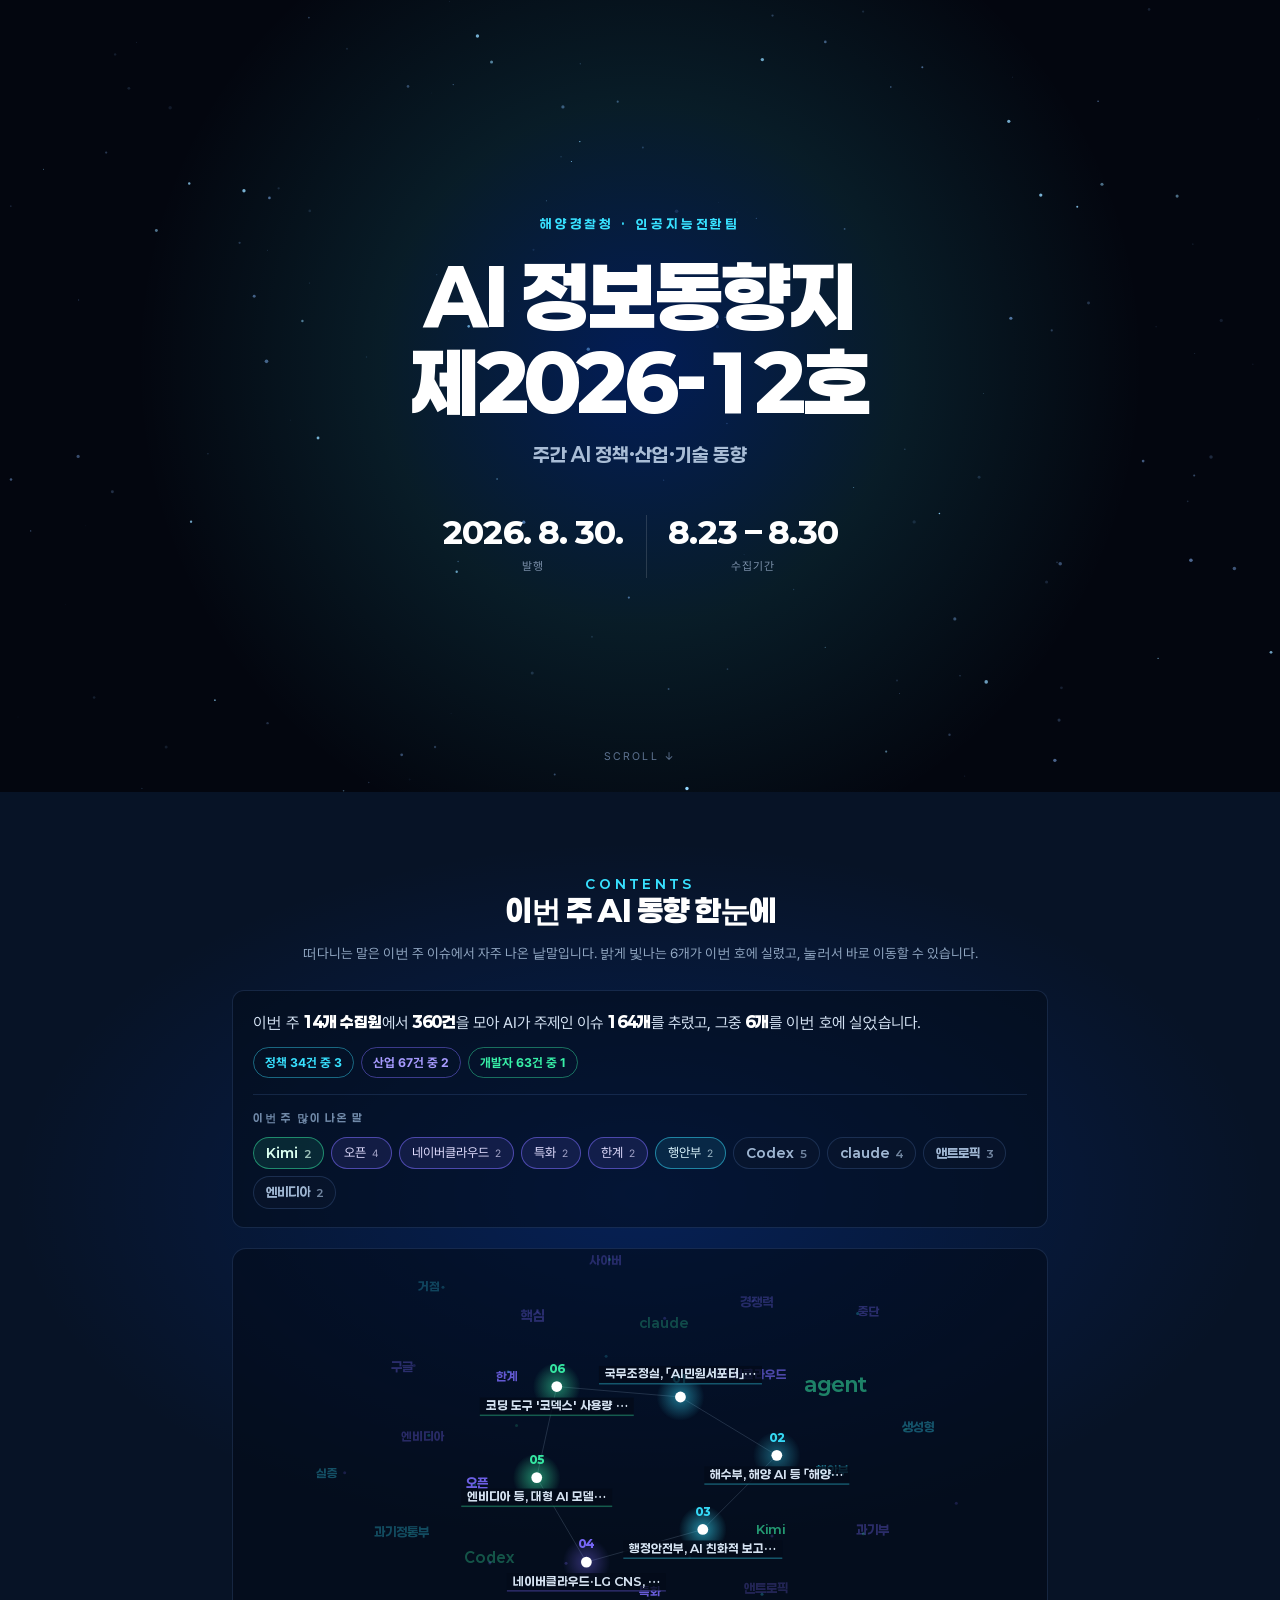
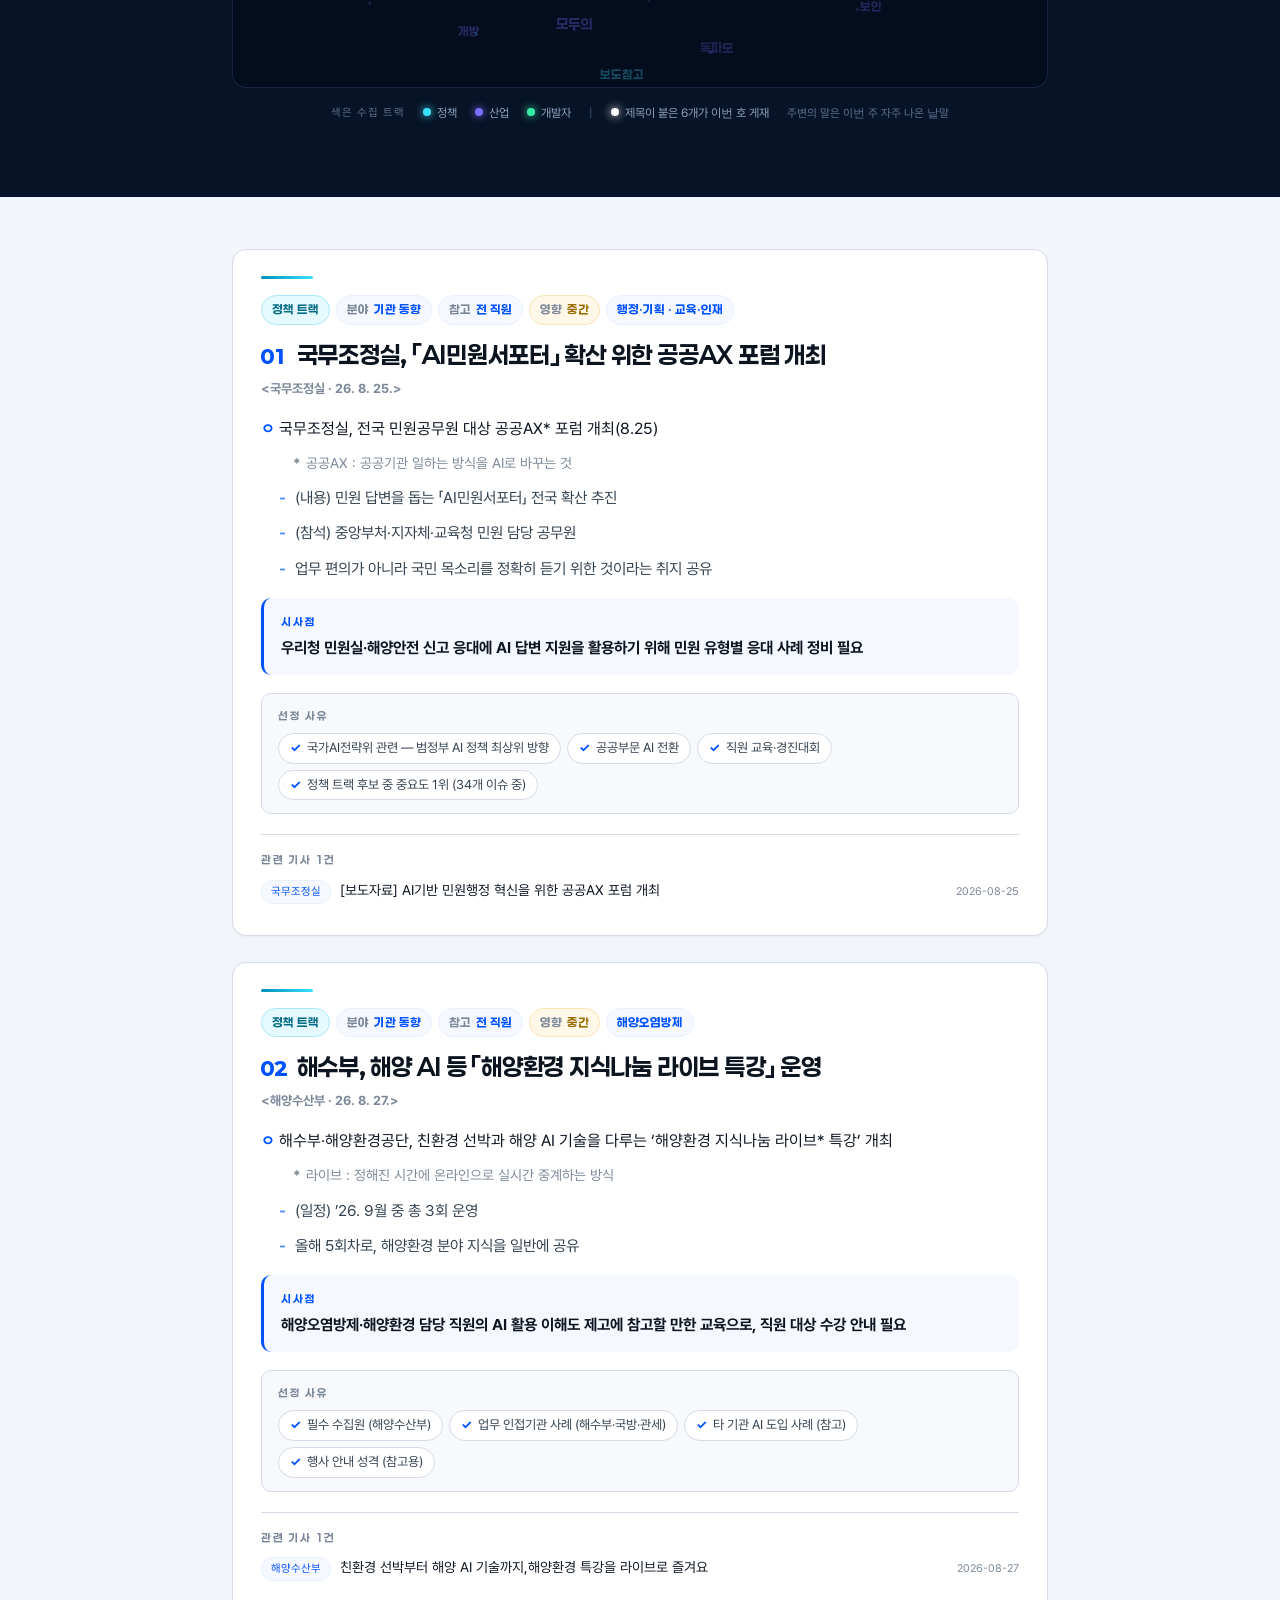
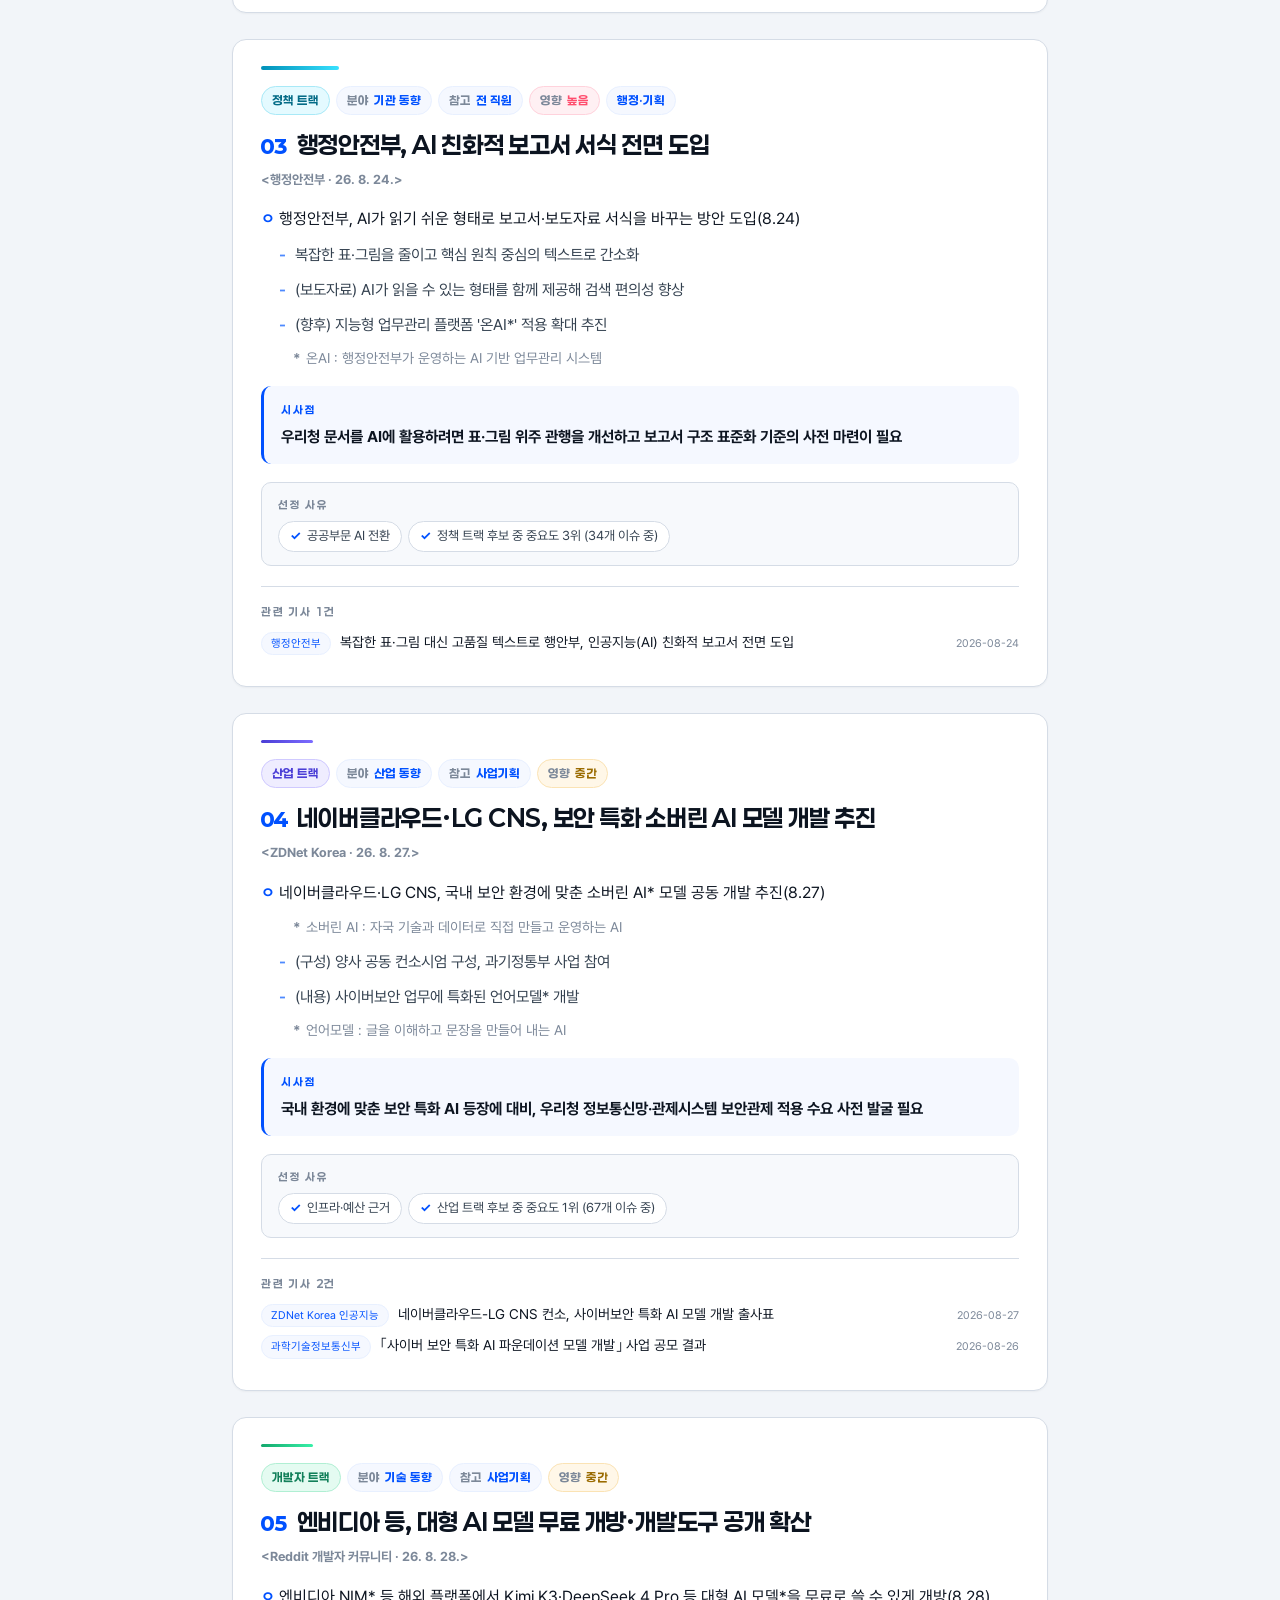
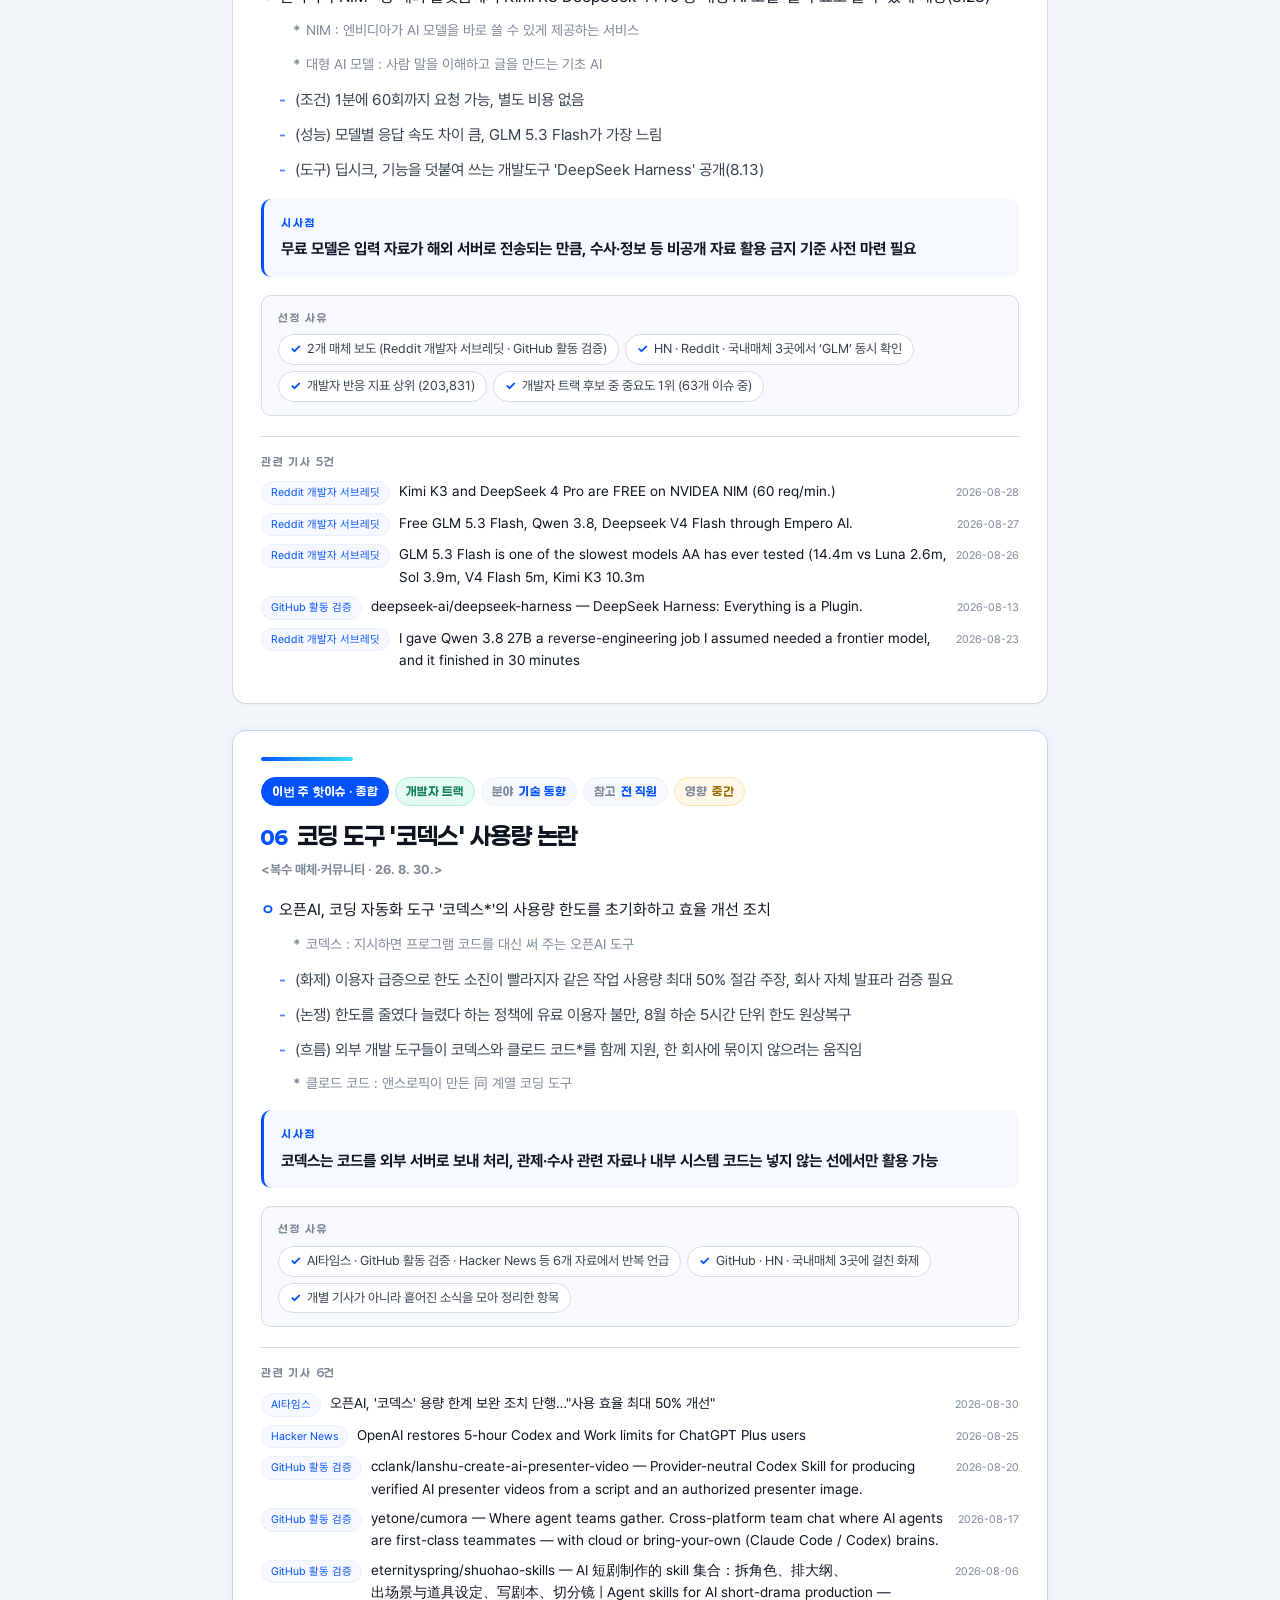
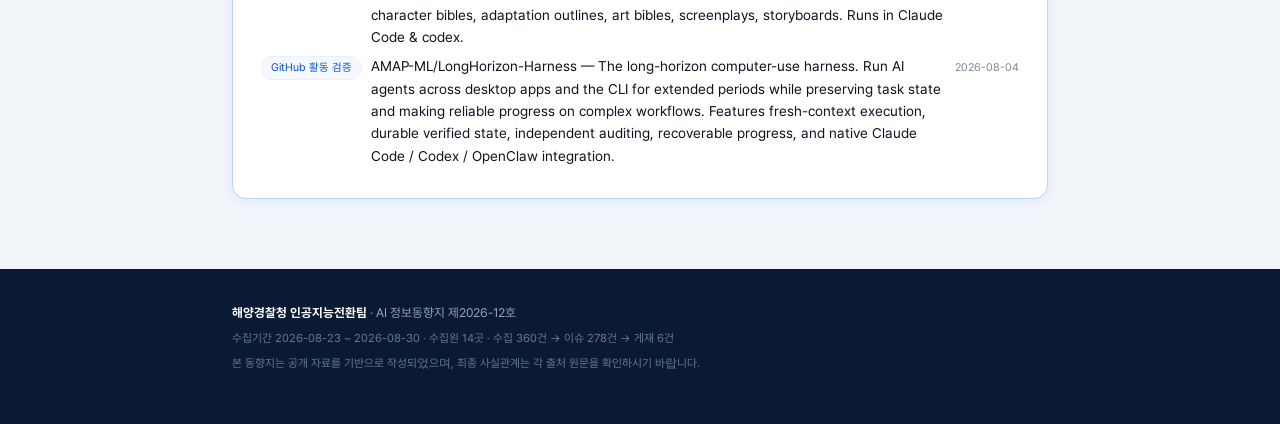
<file: data/issues/demo/index.html>
<!doctype html>
<html lang="ko">
<head>
<meta charset="utf-8">
<meta name="viewport" content="width=device-width, initial-scale=1">
<title>AI정보동향지(제2026-12호) — 해양경찰청 AI 정보동향지</title>
<style>
/* 이 회차에 쓰인 글자만 담았다 (SIL OFL — assets/fonts/README.md) */
@font-face{
  font-family:'TLDisplay';
  src:url('[data-uri]') format('woff2');
  font-weight:700;font-style:normal;font-display:swap;
}
/* 이 회차에 쓰인 글자만 담았다 (SIL OFL — assets/fonts/README.md) */
@font-face{
  font-family:'TLDisplay';
  src:url('[data-uri]') format('woff2');
  font-weight:900;font-style:normal;font-display:swap;
}
/* 이 회차에 쓰인 글자만 담았다 (SIL OFL — assets/fonts/README.md) */
@font-face{
  font-family:'TLBody';
  src:url('[data-uri]') format('woff2');
  font-weight:400;font-style:normal;font-display:swap;
}
/* 이 회차에 쓰인 글자만 담았다 (SIL OFL — assets/fonts/README.md) */
@font-face{
  font-family:'TLBody';
  src:url('[data-uri]') format('woff2');
  font-weight:700;font-style:normal;font-display:swap;
}
:root{
  --void:#03060F; --deep:#071326;
  --navy:#0A1A33; --card:#FFFFFF; --paper:#F2F5F9;
  --blue:#0051FF; --sky:#4D8AFF; --cyan:#38E1FF; --cyan-dim:rgba(56,225,255,.16);
  --sky-lt:#E8F0FF; --sky-xlt:#F5F8FF;
  --ink:#0C1420; --ink-2:#33404F;
  --fog:#7C8899; --line:#D5DCE6;
  --hot:#FF4D6D; --warm:#FFB020;
  /* 수집 트랙별 색 — 성운과 본문 배지에 함께 쓴다 */
  --tr-policy:#38E1FF;    /* 정책 */
  --tr-industry:#7C6CFF;  /* 산업 */
  --tr-dev:#38F0A8;       /* 개발자 */
  /* 표지·제목용과 본문용을 나눈다 (config/settings.yaml 의 output.*_font) */
  --display:'TLDisplay','Paperlogy','Pretendard','Apple SD Gothic Neo','Malgun Gothic',sans-serif;
  --sans:'TLBody','Pretendard','Apple SD Gothic Neo','Malgun Gothic','맑은 고딕',sans-serif;
  --mono:var(--sans);
}
*{box-sizing:border-box}
html{-webkit-text-size-adjust:100%;scroll-behavior:smooth}
body{margin:0;background:var(--paper);color:var(--ink);font-family:var(--sans);
     font-size:17px;line-height:1.6;letter-spacing:0;word-break:keep-all;
     -webkit-font-smoothing:antialiased}
.wrap{max-width:860px;margin:0 auto;padding:0 22px}

/* ══════════════════ 표지 ══════════════════ */
.cover{position:relative;min-height:88vh;background:var(--void);color:#fff;
       display:flex;align-items:center;overflow:hidden}
.cover canvas{position:absolute;inset:0;width:100%;height:100%}
.cover .glow{position:absolute;left:50%;top:46%;width:120vmin;height:120vmin;
  transform:translate(-50%,-50%);pointer-events:none;
  background:radial-gradient(circle,rgba(0,81,255,.30) 0%,rgba(56,225,255,.10) 34%,transparent 66%)}
.cover .inner{position:relative;width:100%;text-align:center;padding:80px 22px}
.kicker{font-family:var(--display);font-weight:700;font-size:13px;letter-spacing:.30em;
        color:var(--cyan);text-transform:uppercase}
.js .kicker{opacity:0;animation:rise .9s .15s forwards}
.cover h1{font-family:var(--display);
          font-size:clamp(36px,8vw,78px);line-height:1.1;font-weight:900;color:#fff;
          letter-spacing:-.03em;margin:20px 0 6px}
.js .cover h1{opacity:0;animation:rise .9s .3s forwards}
.cover h1 em{font-style:normal;color:#fff}
.cover .lede{font-family:var(--display);font-weight:700;
             font-size:clamp(15px,2.3vw,19px);color:#A9BDD6;max-width:34ch;margin:14px auto 0}
.js .cover .lede{opacity:0;animation:rise .9s .45s forwards}
.stats{display:flex;justify-content:center;gap:0;margin-top:44px;flex-wrap:wrap}
.js .stats{opacity:0;animation:rise .9s .6s forwards}
.stats div{padding:0 22px;border-left:1px solid rgba(255,255,255,.14)}
.stats div:first-child{border-left:none}
.stats b{display:block;font-family:var(--display);font-size:clamp(20px,3.4vw,30px);
         font-weight:900;color:#fff;line-height:1.2}
.stats span{font-size:11.5px;color:#7E93AD;letter-spacing:.08em}
.scrollcue{position:absolute;bottom:26px;left:50%;transform:translateX(-50%);
  font-family:var(--mono);font-size:11px;letter-spacing:.2em;color:#5E7391;
  animation:bob 2.2s ease-in-out infinite}
@keyframes rise{to{opacity:1;transform:none}}
.js .kicker,.js .cover h1,.js .cover .lede,.js .stats{transform:translateY(18px)}
@keyframes bob{0%,100%{transform:translate(-50%,0)}50%{transform:translate(-50%,7px)}}

/* ══════════════════ 성운 목차 ══════════════════ */
.galaxy{position:relative;background:var(--deep);color:#fff;padding:64px 0 74px;overflow:hidden}
.galaxy::before{content:'';position:absolute;inset:0;
  background:radial-gradient(ellipse 70% 50% at 50% 40%,rgba(0,81,255,.22),transparent 70%)}
.galaxy .wrap{position:relative}
.gx-head{text-align:center;margin-bottom:26px}
.gx-head .kicker{animation:none;opacity:1}
.gx-head h2{font-family:var(--display);font-size:clamp(21px,3.6vw,30px);font-weight:900;
            margin:10px 0 8px;letter-spacing:-.02em}
.gx-head p{color:#93A9C4;font-size:13.5px;margin:0}
.gx-stage{display:none;position:relative;height:440px;border:1px solid rgba(120,170,255,.16);
          border-radius:14px;overflow:hidden;background:rgba(3,10,22,.55)}
.js .gx-stage{display:block}
.gx-stage canvas{position:absolute;inset:0;width:100%;height:100%;cursor:pointer}
.gx-tip{position:absolute;pointer-events:none;background:rgba(4,12,26,.94);
  border:1px solid rgba(120,170,255,.34);border-radius:8px;padding:9px 12px;max-width:290px;
  font-size:12.5px;line-height:1.55;color:#DCE8F7;opacity:0;transition:.12s;z-index:4}
.gx-tip b{color:var(--cyan);display:block;font-family:var(--mono);font-size:10.5px;
          letter-spacing:.14em;margin-bottom:3px}
.gx-legend{display:flex;gap:18px;justify-content:center;flex-wrap:wrap;margin-top:16px;
           font-size:12px;color:#8FA5C0}
.gx-legend i{display:inline-block;width:8px;height:8px;border-radius:50%;margin-right:6px;
             vertical-align:1px}
.gx-legend .on{background:#fff;box-shadow:0 0 10px #fff}
.gx-legend .off{background:#3C536F}
.gx-legend .sep{color:#3C536F}
.gx-legend .lbl{color:#5E7391;font-family:var(--mono);font-size:11px;letter-spacing:.1em}
.gx-legend .note-s{color:#5E7391;font-size:11.5px}
.gx-legend .t-policy{background:var(--tr-policy);box-shadow:0 0 8px var(--tr-policy)}
.gx-legend .t-industry{background:var(--tr-industry);box-shadow:0 0 8px var(--tr-industry)}
.gx-legend .t-dev{background:var(--tr-dev);box-shadow:0 0 8px var(--tr-dev)}

/* 이번 주 요약 */
.brief{border:1px solid rgba(120,170,255,.16);border-radius:12px;padding:18px 20px;
       margin:0 0 20px;background:rgba(3,10,22,.5)}
.brief .line{margin:0;font-size:15.5px;color:#D6E4F5;line-height:1.7}
.brief .line b{font-family:var(--display);font-weight:900;color:#fff}
.brief .sub{margin-top:10px;display:flex;flex-wrap:wrap;gap:7px}
.tk{font-size:12.5px;padding:4px 11px;border-radius:100px;font-weight:600;
    border:1px solid rgba(120,170,255,.24);color:#B9CEE8}
.tk-policy{border-color:rgba(56,225,255,.42);color:var(--tr-policy)}
.tk-industry{border-color:rgba(124,108,255,.46);color:#A79BFF}
.tk-dev{border-color:rgba(56,240,168,.42);color:var(--tr-dev)}
.kw{margin-top:16px;border-top:1px solid rgba(120,170,255,.14);padding-top:14px}
.kw h4{font-family:var(--display);font-size:11px;letter-spacing:.16em;color:#7089A8;
       margin:0 0 10px;font-weight:700}
/* 두 줄까지만 보여 준다. 넘치는 것은 감춘다. */
.kw ul{list-style:none;margin:0;padding:0;display:flex;flex-wrap:wrap;gap:7px;
       max-height:74px;overflow:hidden}
.kw li{font-size:13px;padding:5px 12px;border-radius:100px;color:#9FB6D2;
       border:1px solid rgba(120,170,255,.18);background:rgba(10,22,44,.5)}
.kw li i{font-style:normal;font-size:10.5px;margin-left:6px;opacity:.7}
.kw li.ent{font-family:var(--display);font-weight:700}
.kw li.on{background:rgba(56,225,255,.10);border-color:rgba(56,225,255,.5);color:#DCF6FF}
.kw li.tk-industry.on{background:rgba(124,108,255,.12);border-color:rgba(124,108,255,.55);color:#E2DEFF}
.kw li.tk-dev.on{background:rgba(56,240,168,.10);border-color:rgba(56,240,168,.5);color:#D9FFEF}
/* 모바일에서는 성운 대신 이 목록으로 이동한다.
   375px 화면에 별 36개와 라벨을 함께 넣으면 겹치고 누르기도 어렵다. */
.gx-list{display:block;list-style:none;margin:16px 0 0;padding:0}
.js .gx-list{display:none}
.gx-list li{border-top:1px solid rgba(120,170,255,.16)}
.gx-list li:first-child{border-top:none}
.gx-list a{display:grid;grid-template-columns:auto 1fr;gap:3px 11px;
           padding:13px 2px;text-decoration:none;align-items:baseline}
.gx-list .n{grid-row:1/3;font-family:var(--display);font-weight:900;font-size:15px;
            color:var(--tr-industry)}
.gx-list .tr-policy .n{color:var(--tr-policy)}
.gx-list .tr-dev .n{color:var(--tr-dev)}
.gx-list .tt{color:#E4EEFA;font-size:14.5px;font-weight:700;line-height:1.45}
.gx-list .mt{font-size:11.5px;color:#7E96B5}

/* ══════════════════ 본문 ══════════════════ */
main{background:var(--paper);padding:52px 0 10px}
.item{background:var(--card);border:1px solid var(--line);border-radius:14px;
      margin:0 0 26px;padding:26px 28px 24px;scroll-margin-top:20px;
      box-shadow:0 1px 2px rgba(12,20,32,.04)}
/* 스크롤에 맞춰 떠오르는 연출은 JS 가 도는 환경에서만 건다.
   기본을 opacity:0 으로 두면 스크립트가 막힌 곳에서 본문이 통째로 안 보인다.
   (텔레그램으로 받은 파일을 열었을 때 실제로 그랬다) */
.js .item{opacity:0;transform:translateY(26px);transition:opacity .6s,transform .6s}
.js .item.seen{opacity:1;transform:none}
.item::before{content:'';display:block;width:52px;height:3px;border-radius:2px;
              background:var(--blue);margin-bottom:16px}
.item.tr-policy::before{background:linear-gradient(90deg,#0090B8,var(--tr-policy))}
.item.tr-industry::before{background:linear-gradient(90deg,#4B3ED6,var(--tr-industry))}
.item.tr-dev::before{background:linear-gradient(90deg,#12A86C,var(--tr-dev))}
.item.synthesis{border-color:#BCD3F5;box-shadow:0 2px 14px rgba(0,81,255,.07)}
.item.synthesis::before{background:linear-gradient(90deg,var(--blue),var(--cyan));width:92px;height:4px}
.badge.syn{background:var(--blue);border-color:var(--blue);color:#fff;font-weight:700}
.item.impact-높음::before{width:78px;height:4px}

.badges{display:flex;flex-wrap:wrap;gap:6px;margin-bottom:13px;font-size:12px;font-family:var(--display)}
.badge{padding:4px 10px;border-radius:100px;background:var(--sky-xlt);
       border:1px solid var(--sky-lt);color:var(--blue);font-weight:700}
.badge b{font-weight:700;color:var(--fog);margin-right:5px}
.badge.tr{font-weight:700}
.badge.tr.tr-policy{background:#E4FAFF;border-color:#A8E9F7;color:#046C87}
.badge.tr.tr-industry{background:#EFEDFF;border-color:#CFC9FF;color:#4B3ED6}
.badge.tr.tr-dev{background:#E4FBF1;border-color:#B0EFD3;color:#12805A}
.badge.hi{background:#FFF0F3;border-color:#FFD2DC;color:var(--hot)}
.badge.mid{background:#FFF7E8;border-color:#FBE3B4;color:#9A6B00}

.item h3{font-family:var(--display);margin:0 0 7px;font-size:clamp(19px,2.7vw,24px);font-weight:700;
         letter-spacing:-.01em;line-height:1.44}
.item h3 .no{font-family:var(--display);font-weight:900;color:var(--blue);margin-right:10px;font-size:.82em}
.src{font-size:13px;color:var(--fog);margin:0 0 16px;font-family:var(--sans);font-weight:700}

.body{margin:0 0 16px}
/* 줄머리 기호와 본문을 별도 칸으로 둔다.
   기호를 본문 흐름에 두면 줄이 넘어갈 때 기호 자리로 되돌아와 줄맞춤이 깨진다. */
.body p{display:flex;align-items:baseline;margin:0 0 9px;
        font-size:16px;line-height:1.68}
.body .mk{flex:0 0 auto;width:1.15em;text-align:left;color:var(--blue);
          font-weight:700;-webkit-user-select:none;user-select:none}
.body .tx{flex:1 1 auto;min-width:0}
.body p.l2{padding-left:1.15em;color:var(--ink-2);font-size:15.5px}
.body p.l2 .mk{width:1.05em;color:var(--sky)}
.body p.l3{padding-left:2.3em;color:var(--fog);font-size:14px;line-height:1.62;margin-bottom:11px}
.body p.l3 .mk{width:.95em;color:var(--fog)}

.note{border-radius:10px;padding:15px 17px;border-left:3px solid var(--blue);background:var(--sky-xlt)}
.note .k{font-family:var(--display);font-size:11px;font-weight:700;letter-spacing:.16em;
         color:var(--blue);display:block;margin-bottom:5px}
.note p{margin:0;font-size:15.5px;font-weight:700;line-height:1.62}
.note.plan{background:#FFF7E8;border-left-color:var(--warm)}
.note.plan .k{color:#9A6B00}

/* 선정 사유 */
.why{margin-top:18px;background:#F7F9FC;border:1px solid var(--line);border-radius:10px;
     padding:13px 16px}
.why h4{font-family:var(--display);font-size:11px;letter-spacing:.16em;color:var(--fog);
        margin:0 0 8px;font-weight:700}
.why ul{list-style:none;margin:0;padding:0;display:flex;flex-wrap:wrap;gap:6px}
.why li{font-size:13px;color:var(--ink-2);background:#fff;border:1px solid var(--line);
        border-radius:100px;padding:4px 11px}
.why li::before{content:'✓';color:var(--blue);font-weight:700;margin-right:6px}

/* 관련 자료 */
.rel{margin-top:20px;border-top:1px solid var(--line);padding-top:16px}
.rel h4{font-family:var(--display);font-size:11px;letter-spacing:.16em;color:var(--fog);
        margin:0 0 10px;font-weight:700}
.rel h4 .hintv{margin-left:8px;letter-spacing:0;font-weight:400;color:var(--sky)}
.rel ul{list-style:none;margin:0;padding:0}
.rel li{margin:0 0 7px}
.rel ul a{color:var(--ink);text-decoration:none;font-size:14px;display:flex;gap:9px;align-items:baseline}
.rel ul a:hover{color:var(--blue)}
.rel ul a .o{font-family:var(--mono);font-size:11px;color:var(--blue);background:var(--sky-xlt);
          border:1px solid var(--sky-lt);border-radius:100px;padding:2px 9px;white-space:nowrap;flex:none}
.rel ul a .d{font-family:var(--mono);font-size:11px;color:var(--fog);flex:none;margin-left:auto}

/* 기사 아래에 두 개를 나란히. 카드 하나가 본문 폭의 절반을 넘지 않는다. */
footer{background:var(--navy);color:#8FA5C0;padding:34px 0 46px;font-size:12.5px;margin-top:34px}
footer b{color:#fff}
footer p{margin:0 0 6px}
footer .mono{font-family:var(--mono);font-size:11.5px;color:#63799A}

@media print{
  /* 프린터가 배경 그래픽을 빼고 찍으면 흰 바탕에 흰 글씨가 된다.
     인쇄에서는 색을 아예 밝은 쪽으로 뒤집어 둔다. */
  :root{--void:#fff; --deep:#fff; --navy:#fff; --card:#fff; --paper:#fff}
  body{background:#fff;color:#000}
  .cover{background:#fff;color:#000;border-bottom:2px solid #000}
  .cover h1,.cover .lede,.kicker,.stats,.stats *{color:#000 !important}
  .item,.item *{color:#000 !important}
  .item{border:1px solid #999}
  .cover{min-height:auto;padding:24px 0}
  .cover canvas,.cover .glow,.scrollcue{display:none}
  .galaxy{background:#fff;color:#000;padding:18px 0}
  .galaxy::before,.gx-stage,.js .gx-stage{display:none}
  .gx-list,.js .gx-list{display:block}
  .gx-list ol{padding-left:20px}
  .gx-head h2,.gx-head p{color:#000}
  .item,.js .item{opacity:1;transform:none;break-inside:avoid;page-break-inside:avoid;box-shadow:none}
  .kicker,.js .kicker,.cover h1,.cover .lede,.stats{opacity:1;transform:none;animation:none}
  a[href^="http"]::after{content:" (" attr(href) ")";font-size:9px;color:#555;word-break:break-all}
  @page{margin:14mm}
}
@media (prefers-reduced-motion:reduce){
  .item{opacity:1;transform:none;transition:none}
  .kicker,.cover h1,.cover .lede,.stats{opacity:1;transform:none;animation:none}
  .scrollcue{animation:none}
}
@media(max-width:640px){
  /* 표지 */
  .cover{min-height:78vh}
  .cover .inner{padding:56px 18px}
  .stats{margin-top:30px}
  .stats div{padding:0 14px}

  /* 성운은 장식으로만 두고, 이동은 아래 목록으로 한다 */
  .gx-stage{height:200px}
  .gx-tip{display:none}
  .gx-legend{font-size:11px;gap:10px}
  .gx-legend .lbl,.gx-legend .note-s,.gx-legend .sep{display:none}
  .js .gx-list{display:block}

  /* 이번 주 요약 */
  .brief{padding:15px 16px}
  .brief .line{font-size:14.5px}
  .kw ul{max-height:none}          /* 모바일은 줄바꿈이 잦아 높이 제한을 풀어 준다 */
  .kw li{font-size:12.5px;padding:4px 10px}

  /* 본문 */
  .wrap{padding:0 16px}
  .item{padding:18px 16px;border-radius:12px}
  .item h3{font-size:18px}
  .body p{font-size:15.5px}
  .body p.l2{padding-left:.9em}
  .body p.l3{padding-left:1.8em;font-size:13.5px}
  .note{padding:13px 14px}
  .note p{font-size:14.5px}
  .why ul{gap:5px}
  .why li{font-size:12px;padding:3px 9px}

  /* 관련 자료 */
  .rel ul a{display:grid;grid-template-columns:1fr;gap:3px}
  .rel ul a .o{justify-self:start}
  .rel ul a .d{margin-left:0;justify-self:start}
}
@media(max-width:380px){
  .gx-stage{height:170px}
  .item{padding:16px 14px}
}
</style>
</head>
<body>
<script>document.documentElement.className += ' js';</script>

<!-- ══════════ 표지 ══════════ -->
<header class="cover">
  <canvas id="skyCanvas"></canvas>
  <div class="glow"></div>
  <div class="inner">
    <div class="kicker">해양경찰청 · 인공지능전환팀</div>
    <h1>AI 정보동향지<br><em>제2026-12호</em></h1>
    <p class="lede">주간 AI 정책·산업·기술 동향</p>
    <div class="stats">
      <div><b>2026. 8. 30.</b><span>발행</span></div>
      <div><b>8.23 – 8.30</b><span>수집기간</span></div>
    </div>
  </div>
  <div class="scrollcue">SCROLL ↓</div>
</header>

<!-- ══════════ 성운 목차 ══════════ -->
<section class="galaxy" id="galaxy">
  <div class="wrap">
    <div class="gx-head">
      <div class="kicker">CONTENTS</div>
      <h2>이번 주 AI 동향 한눈에</h2>
      <p>떠다니는 말은 이번 주 이슈에서 자주 나온 낱말입니다. 밝게 빛나는 6개가 이번 호에 실렸고, 눌러서 바로 이동할 수 있습니다.</p>
    </div>

    <div class="brief">
      <p class="line">
        이번 주 <b>14개 수집원</b>에서 <b>360건</b>을 모아
        AI가 주제인 이슈 <b>164개</b>를 추렸고,
        그중 <b>6개</b>를 이번 호에 실었습니다.
      </p>
      <p class="line sub">
<span class="tk tk-policy">정책 34건 중 3</span><span class="tk tk-industry">산업 67건 중 2</span><span class="tk tk-dev">개발자 63건 중 1</span>      </p>
      <div class="kw">
        <h4>이번 주 많이 나온 말</h4>
        <ul>
          <li class="tk-dev on ent">
            Kimi<i>2</i>
          </li>
          <li class="tk-industry on">
            오픈<i>4</i>
          </li>
          <li class="tk-industry on">
            네이버클라우드<i>2</i>
          </li>
          <li class="tk-industry on">
            특화<i>2</i>
          </li>
          <li class="tk-industry on">
            한계<i>2</i>
          </li>
          <li class="tk-policy on">
            행안부<i>2</i>
          </li>
          <li class="tk-dev ent">
            Codex<i>5</i>
          </li>
          <li class="tk-dev ent">
            claude<i>4</i>
          </li>
          <li class="tk-industry ent">
            앤트로픽<i>3</i>
          </li>
          <li class="tk-industry ent">
            엔비디아<i>2</i>
          </li>
        </ul>
      </div>
    </div>
    <div class="gx-stage">
      <canvas id="gxCanvas"></canvas>
      <div class="gx-tip" id="gxTip"></div>
    </div>
    <div class="gx-legend">
      <span class="lbl">색은 수집 트랙</span>
      <span><i class="t-policy"></i>정책</span>
      <span><i class="t-industry"></i>산업</span>
      <span><i class="t-dev"></i>개발자</span>
      <span class="sep">|</span>
      <span><i class="on"></i>제목이 붙은 6개가 이번 호 게재</span>
      <span class="note-s">주변의 말은 이번 주 자주 나온 낱말</span>
    </div>

    <!-- 모바일·인쇄·스크립트 미동작 시의 목차 -->
    <ol class="gx-list">
      <li class="tr-policy">
        <a href="#item1">
          <span class="n">01</span>
          <span class="tt">국무조정실, 「AI민원서포터」 확산 위한 공공AX 포럼 개최</span>
          <span class="mt">기관 동향 · 영향 중간</span>
        </a>
      </li>
      <li class="tr-policy">
        <a href="#item2">
          <span class="n">02</span>
          <span class="tt">해수부, 해양 AI 등 「해양환경 지식나눔 라이브 특강」 운영</span>
          <span class="mt">기관 동향 · 영향 중간</span>
        </a>
      </li>
      <li class="tr-policy">
        <a href="#item3">
          <span class="n">03</span>
          <span class="tt">행정안전부, AI 친화적 보고서 서식 전면 도입</span>
          <span class="mt">기관 동향 · 영향 높음</span>
        </a>
      </li>
      <li class="tr-industry">
        <a href="#item4">
          <span class="n">04</span>
          <span class="tt">네이버클라우드·LG CNS, 보안 특화 소버린 AI 모델 개발 추진</span>
          <span class="mt">산업 동향 · 영향 중간</span>
        </a>
      </li>
      <li class="tr-dev">
        <a href="#item5">
          <span class="n">05</span>
          <span class="tt">엔비디아 등, 대형 AI 모델 무료 개방·개발도구 공개 확산</span>
          <span class="mt">기술 동향 · 영향 중간</span>
        </a>
      </li>
      <li class="tr-dev">
        <a href="#item6">
          <span class="n">06</span>
          <span class="tt">코딩 도구 '코덱스' 사용량 논란</span>
          <span class="mt">기술 동향 · 영향 중간</span>
        </a>
      </li>
    </ol>
  </div>
</section>

<!-- ══════════ 본문 ══════════ -->
<main>
  <div class="wrap">
  <article class="item tr-policy impact-중간" id="item1">
    <div class="badges">
      <span class="badge tr tr-policy">정책 트랙</span>
      <span class="badge"><b>분야</b>기관 동향</span>
      <span class="badge"><b>참고</b>전 직원</span>
      <span class="badge mid"><b>영향</b>중간</span>
      <span class="badge">행정·기획 · 교육·인재</span>
    </div>

    <h3><span class="no">01</span>국무조정실, 「AI민원서포터」 확산 위한 공공AX 포럼 개최</h3>
    <p class="src">&lt;국무조정실 · 26. 8. 25.&gt;</p>

    <div class="body">
      <p class="l1"><span class="mk">ㅇ</span><span class="tx">국무조정실, 전국 민원공무원 대상 공공AX* 포럼 개최(8.25)</span></p>
      <p class="l3"><span class="mk">*</span><span class="tx">공공AX : 공공기관 일하는 방식을 AI로 바꾸는 것</span></p>
      <p class="l2"><span class="mk">-</span><span class="tx">(내용) 민원 답변을 돕는 「AI민원서포터」 전국 확산 추진</span></p>
      <p class="l2"><span class="mk">-</span><span class="tx">(참석) 중앙부처·지자체·교육청 민원 담당 공무원</span></p>
      <p class="l2"><span class="mk">-</span><span class="tx">업무 편의가 아니라 국민 목소리를 정확히 듣기 위한 것이라는 취지 공유</span></p>
    </div>

    <div class="note ">
      <span class="k">시사점</span>
      <p>우리청 민원실·해양안전 신고 응대에 AI 답변 지원을 활용하기 위해 민원 유형별 응대 사례 정비 필요</p>
    </div>

    <div class="why">
      <h4>선정 사유</h4>
      <ul>
<li>국가AI전략위 관련 — 범정부 AI 정책 최상위 방향</li><li>공공부문 AI 전환</li><li>직원 교육·경진대회</li><li>정책 트랙 후보 중 중요도 1위 (34개 이슈 중)</li>      </ul>
    </div>

    <div class="rel">
      <h4>관련 기사 1건</h4>
      <ul>
        <li><a href="https://www.korea.kr/briefing/pressReleaseView.do?newsId=156775444&pageIndex=1&repCodeType=&repCode=A00033,A00004,A00040&startDate=2026-08-23&endDate=2026-08-30&srchWord=공공AX&period=" target="_blank" rel="noopener">
          <span class="o">국무조정실</span>
          <span>[보도자료] AI기반 민원행정 혁신을 위한 공공AX 포럼 개최</span>
<span class="d">2026-08-25</span>        </a></li>
      </ul>
    </div>

  </article>
  <article class="item tr-policy impact-중간" id="item2">
    <div class="badges">
      <span class="badge tr tr-policy">정책 트랙</span>
      <span class="badge"><b>분야</b>기관 동향</span>
      <span class="badge"><b>참고</b>전 직원</span>
      <span class="badge mid"><b>영향</b>중간</span>
      <span class="badge">해양오염방제</span>
    </div>

    <h3><span class="no">02</span>해수부, 해양 AI 등 「해양환경 지식나눔 라이브 특강」 운영</h3>
    <p class="src">&lt;해양수산부 · 26. 8. 27.&gt;</p>

    <div class="body">
      <p class="l1"><span class="mk">ㅇ</span><span class="tx">해수부·해양환경공단, 친환경 선박과 해양 AI 기술을 다루는 ‘해양환경 지식나눔 라이브* 특강’ 개최</span></p>
      <p class="l3"><span class="mk">*</span><span class="tx">라이브 : 정해진 시간에 온라인으로 실시간 중계하는 방식</span></p>
      <p class="l2"><span class="mk">-</span><span class="tx">(일정) ’26. 9월 중 총 3회 운영</span></p>
      <p class="l2"><span class="mk">-</span><span class="tx">올해 5회차로, 해양환경 분야 지식을 일반에 공유</span></p>
    </div>

    <div class="note ">
      <span class="k">시사점</span>
      <p>해양오염방제·해양환경 담당 직원의 AI 활용 이해도 제고에 참고할 만한 교육으로, 직원 대상 수강 안내 필요</p>
    </div>

    <div class="why">
      <h4>선정 사유</h4>
      <ul>
<li>필수 수집원 (해양수산부)</li><li>업무 인접기관 사례 (해수부·국방·관세)</li><li>타 기관 AI 도입 사례 (참고)</li><li>행사 안내 성격 (참고용)</li>      </ul>
    </div>

    <div class="rel">
      <h4>관련 기사 1건</h4>
      <ul>
        <li><a href="https://www.korea.kr/briefing/pressReleaseView.do?newsId=156775666&pageIndex=1&repCodeType=&repCode=A00023&startDate=2026-08-23&endDate=2026-08-30&srchWord=AI&period=" target="_blank" rel="noopener">
          <span class="o">해양수산부</span>
          <span>친환경 선박부터 해양 AI 기술까지,해양환경 특강을 라이브로 즐겨요</span>
<span class="d">2026-08-27</span>        </a></li>
      </ul>
    </div>

  </article>
  <article class="item tr-policy impact-높음" id="item3">
    <div class="badges">
      <span class="badge tr tr-policy">정책 트랙</span>
      <span class="badge"><b>분야</b>기관 동향</span>
      <span class="badge"><b>참고</b>전 직원</span>
      <span class="badge hi"><b>영향</b>높음</span>
      <span class="badge">행정·기획</span>
    </div>

    <h3><span class="no">03</span>행정안전부, AI 친화적 보고서 서식 전면 도입</h3>
    <p class="src">&lt;행정안전부 · 26. 8. 24.&gt;</p>

    <div class="body">
      <p class="l1"><span class="mk">ㅇ</span><span class="tx">행정안전부, AI가 읽기 쉬운 형태로 보고서·보도자료 서식을 바꾸는 방안 도입(8.24)</span></p>
      <p class="l2"><span class="mk">-</span><span class="tx">복잡한 표·그림을 줄이고 핵심 원칙 중심의 텍스트로 간소화</span></p>
      <p class="l2"><span class="mk">-</span><span class="tx">(보도자료) AI가 읽을 수 있는 형태를 함께 제공해 검색 편의성 향상</span></p>
      <p class="l2"><span class="mk">-</span><span class="tx">(향후) 지능형 업무관리 플랫폼 '온AI*' 적용 확대 추진</span></p>
      <p class="l3"><span class="mk">*</span><span class="tx">온AI : 행정안전부가 운영하는 AI 기반 업무관리 시스템</span></p>
    </div>

    <div class="note ">
      <span class="k">시사점</span>
      <p>우리청 문서를 AI에 활용하려면 표·그림 위주 관행을 개선하고 보고서 구조 표준화 기준의 사전 마련이 필요</p>
    </div>

    <div class="why">
      <h4>선정 사유</h4>
      <ul>
<li>공공부문 AI 전환</li><li>정책 트랙 후보 중 중요도 3위 (34개 이슈 중)</li>      </ul>
    </div>

    <div class="rel">
      <h4>관련 기사 1건</h4>
      <ul>
        <li><a href="https://www.korea.kr/briefing/pressReleaseView.do?newsId=156775219&pageIndex=1&repCodeType=&repCode=A00031,A00030,A00038,C00019&startDate=2026-08-23&endDate=2026-08-30&srchWord=인공지능&period=" target="_blank" rel="noopener">
          <span class="o">행정안전부</span>
          <span>복잡한 표·그림 대신 고품질 텍스트로 행안부, 인공지능(AI) 친화적 보고서 전면 도입</span>
<span class="d">2026-08-24</span>        </a></li>
      </ul>
    </div>

  </article>
  <article class="item tr-industry impact-중간" id="item4">
    <div class="badges">
      <span class="badge tr tr-industry">산업 트랙</span>
      <span class="badge"><b>분야</b>산업 동향</span>
      <span class="badge"><b>참고</b>사업기획</span>
      <span class="badge mid"><b>영향</b>중간</span>
    </div>

    <h3><span class="no">04</span>네이버클라우드·LG CNS, 보안 특화 소버린 AI 모델 개발 추진</h3>
    <p class="src">&lt;ZDNet Korea · 26. 8. 27.&gt;</p>

    <div class="body">
      <p class="l1"><span class="mk">ㅇ</span><span class="tx">네이버클라우드·LG CNS, 국내 보안 환경에 맞춘 소버린 AI* 모델 공동 개발 추진(8.27)</span></p>
      <p class="l3"><span class="mk">*</span><span class="tx">소버린 AI : 자국 기술과 데이터로 직접 만들고 운영하는 AI</span></p>
      <p class="l2"><span class="mk">-</span><span class="tx">(구성) 양사 공동 컨소시엄 구성, 과기정통부 사업 참여</span></p>
      <p class="l2"><span class="mk">-</span><span class="tx">(내용) 사이버보안 업무에 특화된 언어모델* 개발</span></p>
      <p class="l3"><span class="mk">*</span><span class="tx">언어모델 : 글을 이해하고 문장을 만들어 내는 AI</span></p>
    </div>

    <div class="note ">
      <span class="k">시사점</span>
      <p>국내 환경에 맞춘 보안 특화 AI 등장에 대비, 우리청 정보통신망·관제시스템 보안관제 적용 수요 사전 발굴 필요</p>
    </div>

    <div class="why">
      <h4>선정 사유</h4>
      <ul>
<li>인프라·예산 근거</li><li>산업 트랙 후보 중 중요도 1위 (67개 이슈 중)</li>      </ul>
    </div>

    <div class="rel">
      <h4>관련 기사 2건</h4>
      <ul>
        <li><a href="https://zdnet.co.kr/view/?no=20260827144850" target="_blank" rel="noopener">
          <span class="o">ZDNet Korea 인공지능</span>
          <span>네이버클라우드-LG CNS 컨소, 사이버보안 특화 AI 모델 개발 출사표</span>
<span class="d">2026-08-27</span>        </a></li>
        <li><a href="https://www.korea.kr/briefing/pressReleaseView.do?newsId=156775599&pageIndex=1&repCodeType=&repCode=A00033,A00004,C00005&startDate=2026-08-23&endDate=2026-08-30&srchWord=AI&period=" target="_blank" rel="noopener">
          <span class="o">과학기술정보통신부</span>
          <span>｢사이버 보안 특화 AI 파운데이션 모델 개발｣ 사업 공모 결과</span>
<span class="d">2026-08-26</span>        </a></li>
      </ul>
    </div>

  </article>
  <article class="item tr-dev impact-중간" id="item5">
    <div class="badges">
      <span class="badge tr tr-dev">개발자 트랙</span>
      <span class="badge"><b>분야</b>기술 동향</span>
      <span class="badge"><b>참고</b>사업기획</span>
      <span class="badge mid"><b>영향</b>중간</span>
    </div>

    <h3><span class="no">05</span>엔비디아 등, 대형 AI 모델 무료 개방·개발도구 공개 확산</h3>
    <p class="src">&lt;Reddit 개발자 커뮤니티 · 26. 8. 28.&gt;</p>

    <div class="body">
      <p class="l1"><span class="mk">ㅇ</span><span class="tx">엔비디아 NIM* 등 해외 플랫폼에서 Kimi K3·DeepSeek 4 Pro 등 대형 AI 모델*을 무료로 쓸 수 있게 개방(8.28)</span></p>
      <p class="l3"><span class="mk">*</span><span class="tx">NIM : 엔비디아가 AI 모델을 바로 쓸 수 있게 제공하는 서비스</span></p>
      <p class="l3"><span class="mk">*</span><span class="tx">대형 AI 모델 : 사람 말을 이해하고 글을 만드는 기초 AI</span></p>
      <p class="l2"><span class="mk">-</span><span class="tx">(조건) 1분에 60회까지 요청 가능, 별도 비용 없음</span></p>
      <p class="l2"><span class="mk">-</span><span class="tx">(성능) 모델별 응답 속도 차이 큼, GLM 5.3 Flash가 가장 느림</span></p>
      <p class="l2"><span class="mk">-</span><span class="tx">(도구) 딥시크, 기능을 덧붙여 쓰는 개발도구 'DeepSeek Harness' 공개(8.13)</span></p>
    </div>

    <div class="note ">
      <span class="k">시사점</span>
      <p>무료 모델은 입력 자료가 해외 서버로 전송되는 만큼, 수사·정보 등 비공개 자료 활용 금지 기준 사전 마련 필요</p>
    </div>

    <div class="why">
      <h4>선정 사유</h4>
      <ul>
<li>2개 매체 보도 (Reddit 개발자 서브레딧 · GitHub 활동 검증)</li><li>HN · Reddit · 국내매체 3곳에서 ‘GLM’ 동시 확인</li><li>개발자 반응 지표 상위 (203,831)</li><li>개발자 트랙 후보 중 중요도 1위 (63개 이슈 중)</li>      </ul>
    </div>

    <div class="rel">
      <h4>관련 기사 5건</h4>
      <ul>
        <li><a href="https://www.reddit.com/r/opencode/comments/1w0sx6u/kimi_k3_and_deepseek_4_pro_are_free_on_nvidea_nim/" target="_blank" rel="noopener">
          <span class="o">Reddit 개발자 서브레딧</span>
          <span>Kimi K3 and DeepSeek 4 Pro are FREE on NVIDEA NIM (60 req/min.)</span>
<span class="d">2026-08-28</span>        </a></li>
        <li><a href="https://www.reddit.com/r/opencode/comments/1vzg2e2/free_glm_53_flash_qwen_38_deepseek_v4_flash/" target="_blank" rel="noopener">
          <span class="o">Reddit 개발자 서브레딧</span>
          <span>Free GLM 5.3 Flash, Qwen 3.8, Deepseek V4 Flash through Empero AI.</span>
<span class="d">2026-08-27</span>        </a></li>
        <li><a href="https://www.reddit.com/r/opencode/comments/1vz7xc5/glm_53_flash_is_one_of_the_slowest_models_aa_has/" target="_blank" rel="noopener">
          <span class="o">Reddit 개발자 서브레딧</span>
          <span>GLM 5.3 Flash is one of the slowest models AA has ever tested (14.4m vs Luna 2.6m, Sol 3.9m, V4 Flash 5m, Kimi K3 10.3m</span>
<span class="d">2026-08-26</span>        </a></li>
        <li><a href="https://github.com/deepseek-ai/deepseek-harness" target="_blank" rel="noopener">
          <span class="o">GitHub 활동 검증</span>
          <span>deepseek-ai/deepseek-harness — DeepSeek Harness: Everything is a Plugin.</span>
<span class="d">2026-08-13</span>        </a></li>
        <li><a href="https://www.reddit.com/r/singularity/comments/1vwaetf/i_gave_qwen_38_27b_a_reverseengineering_job_i/" target="_blank" rel="noopener">
          <span class="o">Reddit 개발자 서브레딧</span>
          <span>I gave Qwen 3.8 27B a reverse-engineering job I assumed needed a frontier model, and it finished in 30 minutes</span>
<span class="d">2026-08-23</span>        </a></li>
      </ul>
    </div>

  </article>
  <article class="item tr-dev impact-중간 synthesis" id="item6">
    <div class="badges">
<span class="badge syn">이번 주 핫이슈 · 종합</span>      <span class="badge tr tr-dev">개발자 트랙</span>
      <span class="badge"><b>분야</b>기술 동향</span>
      <span class="badge"><b>참고</b>전 직원</span>
      <span class="badge mid"><b>영향</b>중간</span>
    </div>

    <h3><span class="no">06</span>코딩 도구 '코덱스' 사용량 논란</h3>
    <p class="src">&lt;복수 매체·커뮤니티 · 26. 8. 30.&gt;</p>

    <div class="body">
      <p class="l1"><span class="mk">ㅇ</span><span class="tx">오픈AI, 코딩 자동화 도구 '코덱스*'의 사용량 한도를 초기화하고 효율 개선 조치</span></p>
      <p class="l3"><span class="mk">*</span><span class="tx">코덱스 : 지시하면 프로그램 코드를 대신 써 주는 오픈AI 도구</span></p>
      <p class="l2"><span class="mk">-</span><span class="tx">(화제) 이용자 급증으로 한도 소진이 빨라지자 같은 작업 사용량 최대 50% 절감 주장, 회사 자체 발표라 검증 필요</span></p>
      <p class="l2"><span class="mk">-</span><span class="tx">(논쟁) 한도를 줄였다 늘렸다 하는 정책에 유료 이용자 불만, 8월 하순 5시간 단위 한도 원상복구</span></p>
      <p class="l2"><span class="mk">-</span><span class="tx">(흐름) 외부 개발 도구들이 코덱스와 클로드 코드*를 함께 지원, 한 회사에 묶이지 않으려는 움직임</span></p>
      <p class="l3"><span class="mk">*</span><span class="tx">클로드 코드 : 앤스로픽이 만든 同 계열 코딩 도구</span></p>
    </div>

    <div class="note ">
      <span class="k">시사점</span>
      <p>코덱스는 코드를 외부 서버로 보내 처리, 관제·수사 관련 자료나 내부 시스템 코드는 넣지 않는 선에서만 활용 가능</p>
    </div>

    <div class="why">
      <h4>선정 사유</h4>
      <ul>
<li>AI타임스 · GitHub 활동 검증 · Hacker News 등 6개 자료에서 반복 언급</li><li>GitHub · HN · 국내매체 3곳에 걸친 화제</li><li>개별 기사가 아니라 흩어진 소식을 모아 정리한 항목</li>      </ul>
    </div>

    <div class="rel">
      <h4>관련 기사 6건</h4>
      <ul>
        <li><a href="https://www.aitimes.com/news/articleView.html?idxno=214613" target="_blank" rel="noopener">
          <span class="o">AI타임스</span>
          <span>오픈AI, '코덱스' 용량 한계 보완 조치 단행…"사용 효율 최대 50% 개선"</span>
<span class="d">2026-08-30</span>        </a></li>
        <li><a href="https://9to5mac.com/2026/08/24/openai-restores-5-hour-codex-and-work-limits-for-chatgpt-plus-users/" target="_blank" rel="noopener">
          <span class="o">Hacker News</span>
          <span>OpenAI restores 5-hour Codex and Work limits for ChatGPT Plus users</span>
<span class="d">2026-08-25</span>        </a></li>
        <li><a href="https://github.com/cclank/lanshu-create-ai-presenter-video" target="_blank" rel="noopener">
          <span class="o">GitHub 활동 검증</span>
          <span>cclank/lanshu-create-ai-presenter-video — Provider-neutral Codex Skill for producing verified AI presenter videos from a script and an authorized presenter image.</span>
<span class="d">2026-08-20</span>        </a></li>
        <li><a href="https://github.com/yetone/cumora" target="_blank" rel="noopener">
          <span class="o">GitHub 활동 검증</span>
          <span>yetone/cumora — Where agent teams gather. Cross-platform team chat where AI agents are first-class teammates — with cloud or bring-your-own (Claude Code / Codex) brains.</span>
<span class="d">2026-08-17</span>        </a></li>
        <li><a href="https://github.com/eternityspring/shuohao-skills" target="_blank" rel="noopener">
          <span class="o">GitHub 활동 검증</span>
          <span>eternityspring/shuohao-skills — AI 短剧制作的 skill 集合：拆角色、排大纲、出场景与道具设定、写剧本、切分镜 | Agent skills for AI short-drama production — character bibles, adaptation outlines, art bibles, screenplays, storyboards. Runs in Claude Code & codex.</span>
<span class="d">2026-08-06</span>        </a></li>
        <li><a href="https://github.com/AMAP-ML/LongHorizon-Harness" target="_blank" rel="noopener">
          <span class="o">GitHub 활동 검증</span>
          <span>AMAP-ML/LongHorizon-Harness — The long-horizon computer-use harness. Run AI agents across desktop apps and the CLI for extended periods while preserving task state and making reliable progress on complex workflows. Features fresh-context execution, durable verified state, independent auditing, recoverable progress, and native Claude Code / Codex / OpenClaw integration.</span>
<span class="d">2026-08-04</span>        </a></li>
      </ul>
    </div>

  </article>
  </div>
</main>

<footer>
  <div class="wrap">
    <p><b>해양경찰청 인공지능전환팀</b> · AI 정보동향지 제2026-12호</p>
    <p class="mono">수집기간 2026-08-23 ~ 2026-08-30 ·
       수집원 14곳 · 수집 360건 →
       이슈 278건 → 게재 6건</p>
    <p class="mono">본 동향지는 공개 자료를 기반으로 작성되었으며, 최종 사실관계는 각 출처 원문을 확인하시기 바랍니다.</p>
  </div>
</footer>

<script>
(function(){
  "use strict";
  var GX = {"picked": [{"no": 1, "title": "국무조정실, 「AI민원서포터」 확산 위한 공공AX 포럼 개최", "short": "국무조정실, 「AI민원서포터」…", "field": "기관 동향", "impact": "중간", "track": "policy", "why": ["국가AI전략위 관련 — 범정부 AI 정책 최상위 방향", "공공부문 AI 전환", "직원 교육·경진대회", "정책 트랙 후보 중 중요도 1위 (34개 이슈 중)"]}, {"no": 2, "title": "해수부, 해양 AI 등 「해양환경 지식나눔 라이브 특강」 운영", "short": "해수부, 해양 AI 등 「해양…", "field": "기관 동향", "impact": "중간", "track": "policy", "why": ["필수 수집원 (해양수산부)", "업무 인접기관 사례 (해수부·국방·관세)", "타 기관 AI 도입 사례 (참고)", "행사 안내 성격 (참고용)"]}, {"no": 3, "title": "행정안전부, AI 친화적 보고서 서식 전면 도입", "short": "행정안전부, AI 친화적 보고…", "field": "기관 동향", "impact": "높음", "track": "policy", "why": ["공공부문 AI 전환", "정책 트랙 후보 중 중요도 3위 (34개 이슈 중)"]}, {"no": 4, "title": "네이버클라우드·LG CNS, 보안 특화 소버린 AI 모델 개발 추진", "short": "네이버클라우드·LG CNS, …", "field": "산업 동향", "impact": "중간", "track": "industry", "why": ["인프라·예산 근거", "산업 트랙 후보 중 중요도 1위 (67개 이슈 중)"]}, {"no": 5, "title": "엔비디아 등, 대형 AI 모델 무료 개방·개발도구 공개 확산", "short": "엔비디아 등, 대형 AI 모델…", "field": "기술 동향", "impact": "중간", "track": "dev", "why": ["2개 매체 보도 (Reddit 개발자 서브레딧 · GitHub 활동 검증)", "HN · Reddit · 국내매체 3곳에서 ‘GLM’ 동시 확인", "개발자 반응 지표 상위 (203,831)", "개발자 트랙 후보 중 중요도 1위 (63개 이슈 중)"]}, {"no": 6, "title": "코딩 도구 '코덱스' 사용량 논란", "short": "코딩 도구 '코덱스' 사용량 …", "field": "기술 동향", "impact": "중간", "track": "dev", "why": ["AI타임스 · GitHub 활동 검증 · Hacker News 등 6개 자료에서 반복 언급", "GitHub · HN · 국내매체 3곳에 걸친 화제", "개별 기사가 아니라 흩어진 소식을 모아 정리한 항목"]}], "keywords": [{"count": 2, "entity": true, "picked": true, "text": "Kimi", "track": "dev"}, {"count": 4, "entity": false, "picked": true, "text": "오픈", "track": "industry"}, {"count": 2, "entity": false, "picked": true, "text": "네이버클라우드", "track": "industry"}, {"count": 2, "entity": false, "picked": true, "text": "특화", "track": "industry"}, {"count": 2, "entity": false, "picked": true, "text": "한계", "track": "industry"}, {"count": 2, "entity": false, "picked": true, "text": "행안부", "track": "policy"}, {"count": 5, "entity": true, "picked": false, "text": "Codex", "track": "dev"}, {"count": 4, "entity": true, "picked": false, "text": "claude", "track": "dev"}, {"count": 3, "entity": true, "picked": false, "text": "앤트로픽", "track": "industry"}, {"count": 2, "entity": true, "picked": false, "text": "엔비디아", "track": "industry"}, {"count": 17, "entity": false, "picked": false, "text": "agent", "track": "dev"}, {"count": 5, "entity": false, "picked": false, "text": "모두의", "track": "industry"}, {"count": 5, "entity": false, "picked": false, "text": "핵심", "track": "industry"}, {"count": 4, "entity": false, "picked": false, "text": "과기부", "track": "industry"}, {"count": 4, "entity": false, "picked": false, "text": "과기정통부", "track": "policy"}, {"count": 4, "entity": false, "picked": false, "text": "경쟁력", "track": "industry"}, {"count": 3, "entity": false, "picked": false, "text": "독파모", "track": "industry"}, {"count": 3, "entity": false, "picked": false, "text": "구글", "track": "industry"}, {"count": 3, "entity": false, "picked": false, "text": "생성형", "track": "policy"}, {"count": 2, "entity": false, "picked": false, "text": "개방", "track": "industry"}, {"count": 2, "entity": false, "picked": false, "text": "사이버", "track": "industry"}, {"count": 2, "entity": false, "picked": false, "text": "보안", "track": "industry"}, {"count": 2, "entity": false, "picked": false, "text": "실증", "track": "policy"}, {"count": 2, "entity": false, "picked": false, "text": "중단", "track": "industry"}, {"count": 2, "entity": false, "picked": false, "text": "보도참고", "track": "policy"}, {"count": 2, "entity": false, "picked": false, "text": "거점", "track": "policy"}], "summary": {"articles": 360, "issues": 164, "merged": 8, "multi_outlet": 1, "picked": 6, "sources": 14, "tracks": [{"issues": 34, "key": "policy", "name": "정책", "picked": 3}, {"issues": 67, "key": "industry", "name": "산업", "picked": 2}, {"issues": 63, "key": "dev", "name": "개발자", "picked": 1}]}, "stars": [{"title": "[보도자료] AI기반 민원행정 혁신을 위한 공공AX 포럼 개최", "source": "국무조정실", "track": "policy", "score": 14.2}, {"title": "Kimi K3 and DeepSeek 4 Pro are FREE on NVIDEA NIM (60 req/mi", "source": "Reddit 개발자 서브레딧", "track": "dev", "score": 13.8}, {"title": "Qwen3.8-Flash is now available in OpenCode Go", "source": "Reddit 개발자 서브레딧", "track": "dev", "score": 12.7}, {"title": "네이버클라우드-LG CNS 컨소, 사이버보안 특화 AI 모델 개발 출사표", "source": "ZDNet Korea 인공지능", "track": "industry", "score": 11.2}, {"title": "친환경 선박부터 해양 AI 기술까지,해양환경 특강을 라이브로 즐겨요", "source": "해양수산부", "track": "policy", "score": 11.1}, {"title": "오픈AI, '코덱스' 용량 한계 보완 조치 단행…\"사용 효율 최대 50% 개선\"", "source": "AI타임스", "track": "industry", "score": 10.9}, {"title": "복잡한 표·그림 대신 고품질 텍스트로 행안부, 인공지능(AI) 친화적 보고서 전면 도입", "source": "행정안전부", "track": "policy", "score": 10.8}, {"title": "과기부, 독파모 프로젝트서 확보한 AI 학습용 데이터 29종 개방", "source": "AI타임스", "track": "industry", "score": 10.4}, {"title": "과기부 '사이버 보안 AI' 공모 접수 완료…SKT·네이버클라우드 맞대결", "source": "AI타임스", "track": "industry", "score": 10.4}, {"title": "\"민간 AI 역량 모아 공공문제 해결한다\" 행안부 '2026년 AI 분석모델 개발 경진대회' 개최", "source": "행정안전부", "track": "policy", "score": 10.1}, {"title": "미래기술의 씨앗을 성장동력으로첨단기술 실증·사업화와 인공지능 신뢰 기반 논의", "source": "과학기술정보통신부", "track": "policy", "score": 9.9}, {"title": "[AI 고속도로] 엔비디아, AI 클라우드 금융지원 일부 중단…고객사 통제 논란", "source": "ZDNet Korea 인공지능", "track": "industry", "score": 9.9}, {"title": "카카오엔터프라이즈, 증권업계 AI 인프라 공략…'하이브리드 GPUaaS' 전면에", "source": "ZDNet Korea 인공지능", "track": "industry", "score": 9.9}, {"title": "[보도참고 ] 정부, ｢대한민국 인공지능 윤리원칙｣ 제정", "source": "과학기술정보통신부", "track": "policy", "score": 9.8}, {"title": "과기정통부, 인천지역 AI·SW인재양성 거점, 「ICT콤플렉스」 개소", "source": "과학기술정보통신부", "track": "policy", "score": 9.8}, {"title": "yetone/cumora — Where agent teams gather. Cross-platform tea", "source": "GitHub 활동 검증", "track": "dev", "score": 9.7}, {"title": "[AI 고속도로] AI 넘어 양자까지…데이터센터 전력·냉각 '대전환' 온다", "source": "ZDNet Korea 인공지능", "track": "industry", "score": 9.6}, {"title": "구글, 구매한 전자책과 '제미나이 노트북' 연결…‘전문가 인텔리전스’ 공개", "source": "AI타임스", "track": "industry", "score": 9.6}, {"title": "eternityspring/shuohao-skills — AI 短剧制作的 skill 集合：拆角色、排大纲、出场", "source": "GitHub 활동 검증", "track": "dev", "score": 9.6}, {"title": "GLM-5.3 (open-weight) beat Anthropic/OpenAI models – for 1/5", "source": "Hacker News", "track": "dev", "score": 9.6}, {"title": "한국전자통신연구원, ‘AAIF’ 가입…국내 '에이전틱 AI 글로벌 표준 선점' 지원", "source": "AI타임스", "track": "industry", "score": 9.5}, {"title": "[모두의 AI] 고배 마신 제논 \"공모 과정서 경쟁력 확인…개방형 전략 지속\"", "source": "ZDNet Korea 인공지능", "track": "industry", "score": 9.5}, {"title": "AI 사용량 1위 오른 익명 AI 'Ox 알파'…정체는 지푸의 신형 AI", "source": "ZDNet Korea 인공지능", "track": "industry", "score": 9.4}, {"title": "AMAP-ML/LongHorizon-Harness — The long-horizon computer-use ", "source": "GitHub 활동 검증", "track": "dev", "score": 9.3}, {"title": "｢사이버 보안 특화 AI 파운데이션 모델 개발｣ 사업 공모 결과", "source": "과학기술정보통신부", "track": "policy", "score": 9.3}, {"title": "cclank/lanshu-create-ai-presenter-video — Provider-neutral C", "source": "GitHub 활동 검증", "track": "dev", "score": 9.2}, {"title": "메가존클라우드, 데이터·AI 영토 넓힌다…스노우플레이크와 동맹 강화", "source": "ZDNet Korea 인공지능", "track": "industry", "score": 9.1}, {"title": "기후부, 연내 'AI 데이터센터 그리드코드' 수립", "source": "ZDNet Korea 인공지능", "track": "industry", "score": 9.1}, {"title": "산림청, AI 기반 사이버보안과 개인정보보호 강화한다", "source": "산림청", "track": "policy", "score": 8.6}, {"title": "[현장] AI 시대 맞춤형 개발자 지원…AWS, '스튜던트 리워드' 공개", "source": "ZDNet Korea 인공지능", "track": "industry", "score": 8.5}, {"title": "\"AI는 평가위원 조력자\"…조달청, AI 기술평가 실증 착수", "source": "조달청", "track": "policy", "score": 8.4}, {"title": "\"AI 에이전트 공격 현실화\"…글로벌 기업 100여곳 '공동 방어' 촉구", "source": "ZDNet Korea 인공지능", "track": "industry", "score": 8.4}, {"title": "[모두의 AI] 카카오 \"익숙한 메신저로 국민 AI 장벽 낮춘다…외부 에이전트 결합\"", "source": "ZDNet Korea 인공지능", "track": "industry", "score": 8.3}, {"title": "[송호철 칼럼] AI는 도구에서 동료로 진화한다", "source": "ZDNet Korea 인공지능", "track": "industry", "score": 8.2}, {"title": "앤트로픽 \"AI가 인간 대신 정렬 작업 수행…안전성 크게 높였다\"", "source": "AI타임스", "track": "industry", "score": 8.2}, {"title": "에이전틱 AI 글로벌 표준 선점을 위해 에이전트형 인공지능 재단(AAIF)과의 협력 추진", "source": "과학기술정보통신부", "track": "policy", "score": 8.1}, {"title": "신산업 규제, 생성형 인공지능으로 빠르고 간편하게 확인한다", "source": "과학기술정보통신부", "track": "policy", "score": 8.1}, {"title": "산업현장 안전사고 예방을 위한 AI·로봇 확산 방안", "source": "과학기술정책연구원", "track": "policy", "score": 8.1}, {"title": "앤트로픽, AI와 물리 장비 잇는 'MHS' 공개...\"MCP 피지컬 AI 버전\"", "source": "AI타임스", "track": "industry", "score": 8.0}, {"title": "\"일회성 대화도 저장 가능\"...오픈AI, 챗GPT 임시 채팅 기능 강화", "source": "AI타임스", "track": "industry", "score": 8.0}, {"title": "구글, 세계 첫 AI 이중맹검 평가 시범 운영…'벤치마크 오염' 방지 나서", "source": "AI타임스", "track": "industry", "score": 7.9}, {"title": "오픈AI, 스페이스X 인수 '커서'에 모델 제공 중단...머스크와 갈등 격화", "source": "AI타임스", "track": "industry", "score": 7.9}, {"title": "순천, 9월부터 피지컬AI·휴머노이드 주말 교육…매주 토요일 운영", "source": "AI타임스", "track": "industry", "score": 7.8}, {"title": "Binaryify/open-kimi-ppt-skill — 非官方 Kimi Slides Skill：让 AI A", "source": "GitHub 활동 검증", "track": "dev", "score": 7.8}, {"title": "guillaumemeyer/watermarks-remover — A privacy-first app that", "source": "GitHub 활동 검증", "track": "dev", "score": 7.8}, {"title": "\"AI가 스스로 성장\"…앤트로픽, '자동화 연구' 가능성 입증", "source": "ZDNet Korea 인공지능", "track": "industry", "score": 7.8}, {"title": "셀렉트스타 \"AI 안전성, 빅테크도 못 다루는 로컬 리스크 해결이 핵심\"", "source": "AI타임스", "track": "industry", "score": 7.7}, {"title": "SKT·카카오·KT, 모두의 AI 사업자 선정…“연내 전 국민 서비스 개시”", "source": "AI타임스", "track": "industry", "score": 7.7}, {"title": "인공지능시대 통신인프라 투자 촉진 위한 '민·관협의체' 본격 가동", "source": "과학기술정보통신부", "track": "policy", "score": 7.6}, {"title": "미국, 중국의 AI 칩 '우회 원격 접속' 차단 추진…수출 통제 허점 막는다", "source": "AI타임스", "track": "industry", "score": 7.6}, {"title": "시스코, 직원 9만명에 '개인 AI 에이전트' 공급…업무 자동화 지원", "source": "ZDNet Korea 인공지능", "track": "industry", "score": 7.6}, {"title": "공공데이터 TOP100 조기개방… \"글로벌 AI 경쟁력 확보의 핵심\"", "source": "과학기술정보통신부", "track": "policy", "score": 7.5}, {"title": "과기부 “AI와 과학기술 결합해 공학 분야 한계 돌파할 것”", "source": "AI타임스", "track": "industry", "score": 7.5}, {"title": "[모두의 AI] 이스트소프트, 선정 불발…\"설치형 AI 에이전트 개발 지속\"", "source": "ZDNet Korea 인공지능", "track": "industry", "score": 7.5}, {"title": "OpenAI restores 5-hour Codex and Work limits for ChatGPT Plu", "source": "Hacker News", "track": "dev", "score": 7.5}, {"title": "\"인공지능서비스, 불법·유해정보 대응해야\"", "source": "방송미디어통신위원회", "track": "policy", "score": 7.3}, {"title": "과기정통부, 범용인공지능(AGI) 시대 준비를 위한제2차 「과학기술·인공지능 미래전략회의」 개최", "source": "과학기술정보통신부", "track": "policy", "score": 7.3}, {"title": "[현장] 배경훈 부총리 \"2027년까지 AI 승부 봐야\"…세계 1·2위급 성과 목표", "source": "ZDNet Korea 인공지능", "track": "industry", "score": 7.3}, {"title": "Gemini-3.5-Transcribe", "source": "Hacker News", "track": "dev", "score": 7.2}, {"title": "KT, 서울대·KAIST와 AI 공동연구 최종 성과 공유...핵심 기술 내재화 추진", "source": "AI타임스", "track": "industry", "score": 7.2}], "collected": 360, "clusters": 278, "ai_passed": 164, "sources": 14, "by_track": {"policy": 17, "industry": 32, "dev": 11}};
  var reduce = window.matchMedia && matchMedia('(prefers-reduced-motion: reduce)').matches;

  /* ---------- 표지: 별과 성운 ---------- */
  function cover(){
    var cv = document.getElementById('skyCanvas'); if(!cv) return;
    var cx = cv.getContext('2d'), W=0, H=0, dots=[];
    function fit(){
      var r = Math.min(devicePixelRatio||1, 2);
      W = cv.clientWidth; H = cv.clientHeight;
      cv.width = W*r; cv.height = H*r; cx.setTransform(r,0,0,r,0,0);
      dots = [];
      var n = Math.round(Math.min(W*H/7000, 190));
      for(var i=0;i<n;i++) dots.push({
        x:Math.random()*W, y:Math.random()*H, z:Math.random()*.85+.15,
        r:Math.random()*1.5+.35, t:Math.random()*6.28
      });
    }
    fit(); addEventListener('resize', fit);
    var mx=0, my=0;
    addEventListener('mousemove', function(e){ mx=(e.clientX/innerWidth-.5); my=(e.clientY/innerHeight-.5); });
    (function loop(){
      cx.clearRect(0,0,W,H);
      for(var i=0;i<dots.length;i++){
        var d=dots[i];
        d.t += .012 + d.z*.01;
        d.y -= d.z*.12; if(d.y < -4) { d.y = H+4; d.x = Math.random()*W; }
        var px = d.x + mx*26*d.z, py = d.y + my*18*d.z;
        var tw = .45 + Math.abs(Math.sin(d.t))*.55;
        cx.beginPath(); cx.arc(px, py, d.r, 0, 6.2832);
        cx.fillStyle = 'rgba(' + (d.z>.72?'150,215,255':'120,160,220') + ',' + (tw*d.z).toFixed(3) + ')';
        cx.fill();
      }
      requestAnimationFrame(loop);
    })();
  }

  /* ---------- 성운 목차 ---------- */
  function galaxy(){
    var cv = document.getElementById('gxCanvas'), tip = document.getElementById('gxTip');
    if(!cv) return;
    var cx = cv.getContext('2d'), W=0, H=0, nodes=[], words=[], hover=null, t=0;
    var TRACK = {policy:[56,225,255], industry:[124,108,255], dev:[56,240,168]};
    function rgba(tr,a){ var c=TRACK[tr]||TRACK.industry;
      return 'rgba('+c[0]+','+c[1]+','+c[2]+','+a+')'; }

    function build(){
      var r = Math.min(devicePixelRatio||1, 2);
      W = cv.clientWidth; H = cv.clientHeight;
      cv.width = W*r; cv.height = H*r; cx.setTransform(r,0,0,r,0,0);
      nodes = []; words = [];
      var cxp = W/2, cyp = H/2, R = Math.min(W,H)*0.44;

      // 이번 주 자주 나온 낱말을 은하 주변에 흩는다.
      // 점만 찍으면 무엇이 수집됐는지 알 수 없어 낱말로 대신한다.
      // 화면이 좁으면 낱말 수를 줄여 뭉치지 않게 한다
      var kws = (GX.keywords||[]).slice(0, W > 560 ? 26 : 10);
      var maxN = kws.reduce(function(m,k){return Math.max(m,k.count||1)},1);
      kws.forEach(function(k,i){
        var a = i*2.399 + 0.6;                       // 황금각으로 고르게
        var rr = R*(0.62 + (i/Math.max(kws.length,1))*0.72);
        var w = (k.count||1)/maxN;                    // 많이 나온 말일수록 크게
        var size = 11 + Math.round(w*9);
        cx.font = (k.picked?700:400)+' '+size+'px TLDisplay,Paperlogy,sans-serif';
        var half = cx.measureText(k.text).width/2 + 8;
        var x = cxp + Math.cos(a)*rr*1.32, y = cyp + Math.sin(a)*rr*0.92;
        x = Math.max(half, Math.min(W-half, x));
        y = Math.max(size, Math.min(H-size, y));
        words.push({text:k.text, x:x, y:y, size:size, track:k.track,
                    on:!!k.picked, base:0.26+w*0.34, t:Math.random()*6.28});
      });

      // 게재 항목 — 안쪽 궤도에서 밝게. 제목을 늘 함께 보여 준다
      (GX.picked||[]).forEach(function(p,i){
        var a = (i/Math.max(GX.picked.length,1))*6.2832 - 1.35;
        var rr = R*(0.40 + (i%2)*0.13);
        nodes.push({on:true, no:p.no, title:p.title, label:p.short,
          track:p.track, why:(p.why||[])[0]||'',
          sub:p.field+' · 영향 '+p.impact, r:5.4, t:Math.random()*6.28, a:a, rr:rr});
      });

      // 수집했지만 싣지 않은 이슈 — 바깥쪽에 흐리게
      // 낱말 사이를 채우는 아주 옅은 별. 낱말을 가리지 않게 작고 흐리게 둔다.
      (GX.stars||[]).slice(0, W > 560 ? 34 : 16).forEach(function(s,i){
        var a = (i*2.399) + 1.1;
        var rr = R*(0.50 + (i/34)*0.80);
        nodes.push({on:false, title:s.title, track:s.track, sub:s.source+' · '+s.score+'점',
          r:1.5, t:Math.random()*6.28, a:a, rr:rr});
      });
    }
    build(); addEventListener('resize', build);

    function at(mx,my){
      for(var i=0;i<nodes.length;i++){
        var n=nodes[i], d=Math.hypot(mx-n.px, my-n.py);
        if(d < (n.on?16:9)) return n;
      }
      return null;
    }
    cv.addEventListener('mousemove', function(e){
      var b=cv.getBoundingClientRect(), mx=e.clientX-b.left, my=e.clientY-b.top;
      hover = at(mx,my);
      cv.style.cursor = hover && hover.on ? 'pointer' : (hover ? 'help' : 'default');
      if(hover){
        tip.innerHTML = (hover.on ? '<b>'+String(hover.no).padStart(2,'0')+'번 항목 · 눌러서 이동</b>' : '<b>수집·검토 (미게재)</b>')
                      + hover.title + '<br><span style="color:#7E96B5">'+hover.sub+'</span>'
                      + (hover.why ? '<br><span style="color:#38E1FF">' + hover.why + '</span>' : '');
        tip.style.opacity = 1;
        tip.style.left = Math.min(mx+14, cv.clientWidth-300) + 'px';
        tip.style.top  = Math.min(my+14, cv.clientHeight-90) + 'px';
      } else tip.style.opacity = 0;
    });
    cv.addEventListener('mouseleave', function(){ hover=null; tip.style.opacity=0; });
    cv.addEventListener('click', function(){
      if(hover && hover.on){
        var el = document.getElementById('item'+hover.no);
        if(el) el.scrollIntoView({behavior: reduce?'auto':'smooth', block:'start'});
      }
    });

    (function loop(){
      t += reduce ? 0 : 0.0035;
      cx.clearRect(0,0,W,H);
      var cxp=W/2, cyp=H/2;

      // 좌표 갱신 (아주 느린 공전)
      nodes.forEach(function(n){
        var a = n.a + t*(n.on?0.5:0.22);
        n.px = cxp + Math.cos(a)*n.rr*1.35;
        n.py = cyp + Math.sin(a)*n.rr;
      });

      // 게재 항목끼리 잇는 선
      var on = nodes.filter(function(n){return n.on;});
      cx.strokeStyle='rgba(190,220,255,.16)'; cx.lineWidth=1;
      for(var i=0;i<on.length;i++){
        cx.beginPath(); cx.moveTo(on[i].px,on[i].py);
        cx.lineTo(on[(i+1)%on.length].px, on[(i+1)%on.length].py); cx.stroke();
      }

      // 이번 주 낱말
      cx.textAlign='center'; cx.textBaseline='middle';
      words.forEach(function(w){
        w.t += 0.006;
        cx.font = (w.on?700:400)+' '+w.size+'px TLDisplay,Paperlogy,sans-serif';
        var al = (w.base + Math.abs(Math.sin(w.t))*0.14).toFixed(3);
        cx.fillStyle = w.on ? rgba(w.track, Math.min(al*1.9,0.95)) : rgba(w.track, al*0.72);
        cx.fillText(w.text, w.x, w.y);
      });

      // 별
      var labels = [];
      nodes.forEach(function(n){
        n.t += n.on ? 0.03 : 0.014;
        var tw = 0.55 + Math.abs(Math.sin(n.t))*0.45;
        if(n.on){
          var g = cx.createRadialGradient(n.px,n.py,0,n.px,n.py,24);
          g.addColorStop(0, rgba(n.track,(0.58*tw).toFixed(3)));
          g.addColorStop(1, rgba(n.track,0));
          cx.fillStyle=g; cx.beginPath(); cx.arc(n.px,n.py,24,0,6.2832); cx.fill();
          cx.fillStyle='#FFFFFF'; cx.beginPath();
          cx.arc(n.px,n.py,n.r*(hover===n?1.3:1),0,6.2832); cx.fill();

          // 번호 + 제목을 늘 보여 준다
          cx.font='900 11px TLDisplay,Paperlogy,sans-serif';
          cx.fillStyle=rgba(n.track,0.95);
          cx.fillText(String(n.no).padStart(2,'0'), n.px, n.py-17);

          // 좁은 화면에서는 라벨이 겹쳐 읽을 수 없다. 아래 목록으로 대신한다.
          if(W > 560) labels.push(n);
        } else {
          cx.fillStyle = rgba(n.track, (0.26*tw).toFixed(3));
          cx.beginPath(); cx.arc(n.px,n.py,n.r*(hover===n?2.4:1),0,6.2832); cx.fill();
        }
      });
      // 라벨 — 서로 겹치지 않게 자리를 잡는다.
      // 별이 천천히 공전하므로 매 프레임 다시 계산한다.
      cx.font='700 12px TLDisplay,Paperlogy,Pretendard,"Malgun Gothic",sans-serif';
      var placed = [];
      labels.sort(function(a,b){ return a.py - b.py; });
      labels.forEach(function(n){
        var lw = cx.measureText(n.label).width, lh = 18;
        var lx = Math.max(lw/2+8, Math.min(W-lw/2-8, n.px));
        var ly = n.py + 20;
        // 아래 → 위 → 더 아래 순으로 빈자리를 찾는다
        var tries = [0, -42, 22, -64, 44, -86, 66];
        for(var k=0;k<tries.length;k++){
          var cand = ly + tries[k];
          if(cand < 14 || cand > H-10) continue;
          var box = {x:lx-lw/2-6, y:cand-9, w:lw+12, h:lh};
          var clash = placed.some(function(q){
            return !(box.x+box.w < q.x-4 || box.x > q.x+q.w+4 ||
                     box.y+box.h < q.y-3 || box.y > q.y+q.h+3);
          });
          if(!clash){ ly = cand; placed.push(box); break; }
          if(k === tries.length-1) placed.push(box);
        }
        cx.fillStyle='rgba(4,12,26,.82)';
        cx.fillRect(lx-lw/2-6, ly-9, lw+12, lh);
        cx.fillStyle = rgba(n.track, 0.35);
        cx.fillRect(lx-lw/2-6, ly+8, lw+12, 1.5);
        cx.fillStyle = hover===n ? '#FFFFFF' : 'rgba(226,240,255,.94)';
        cx.fillText(n.label, lx, ly);
      });

      requestAnimationFrame(loop);
    })();
  }

  /* ---------- 스크롤에 따라 항목 등장 ---------- */
  function reveal(){
    var items = document.querySelectorAll('.item');
    if(reduce || !('IntersectionObserver' in window)){
      items.forEach(function(el){ el.classList.add('seen'); }); return;
    }
    var io = new IntersectionObserver(function(entries){
      entries.forEach(function(e){ if(e.isIntersecting){ e.target.classList.add('seen'); io.unobserve(e.target);} });
    }, {rootMargin:'0px 0px -12% 0px', threshold:0.06});
    items.forEach(function(el){ io.observe(el); });
  }

  try{ cover(); }catch(e){}
  try{ galaxy(); }catch(e){ var l=document.querySelector('.gx-list'); if(l) l.style.display='block'; }
  try{ reveal(); }catch(e){ document.querySelectorAll('.item').forEach(function(el){el.classList.add('seen');}); }
})();
</script>
</body>
</html>
</file>
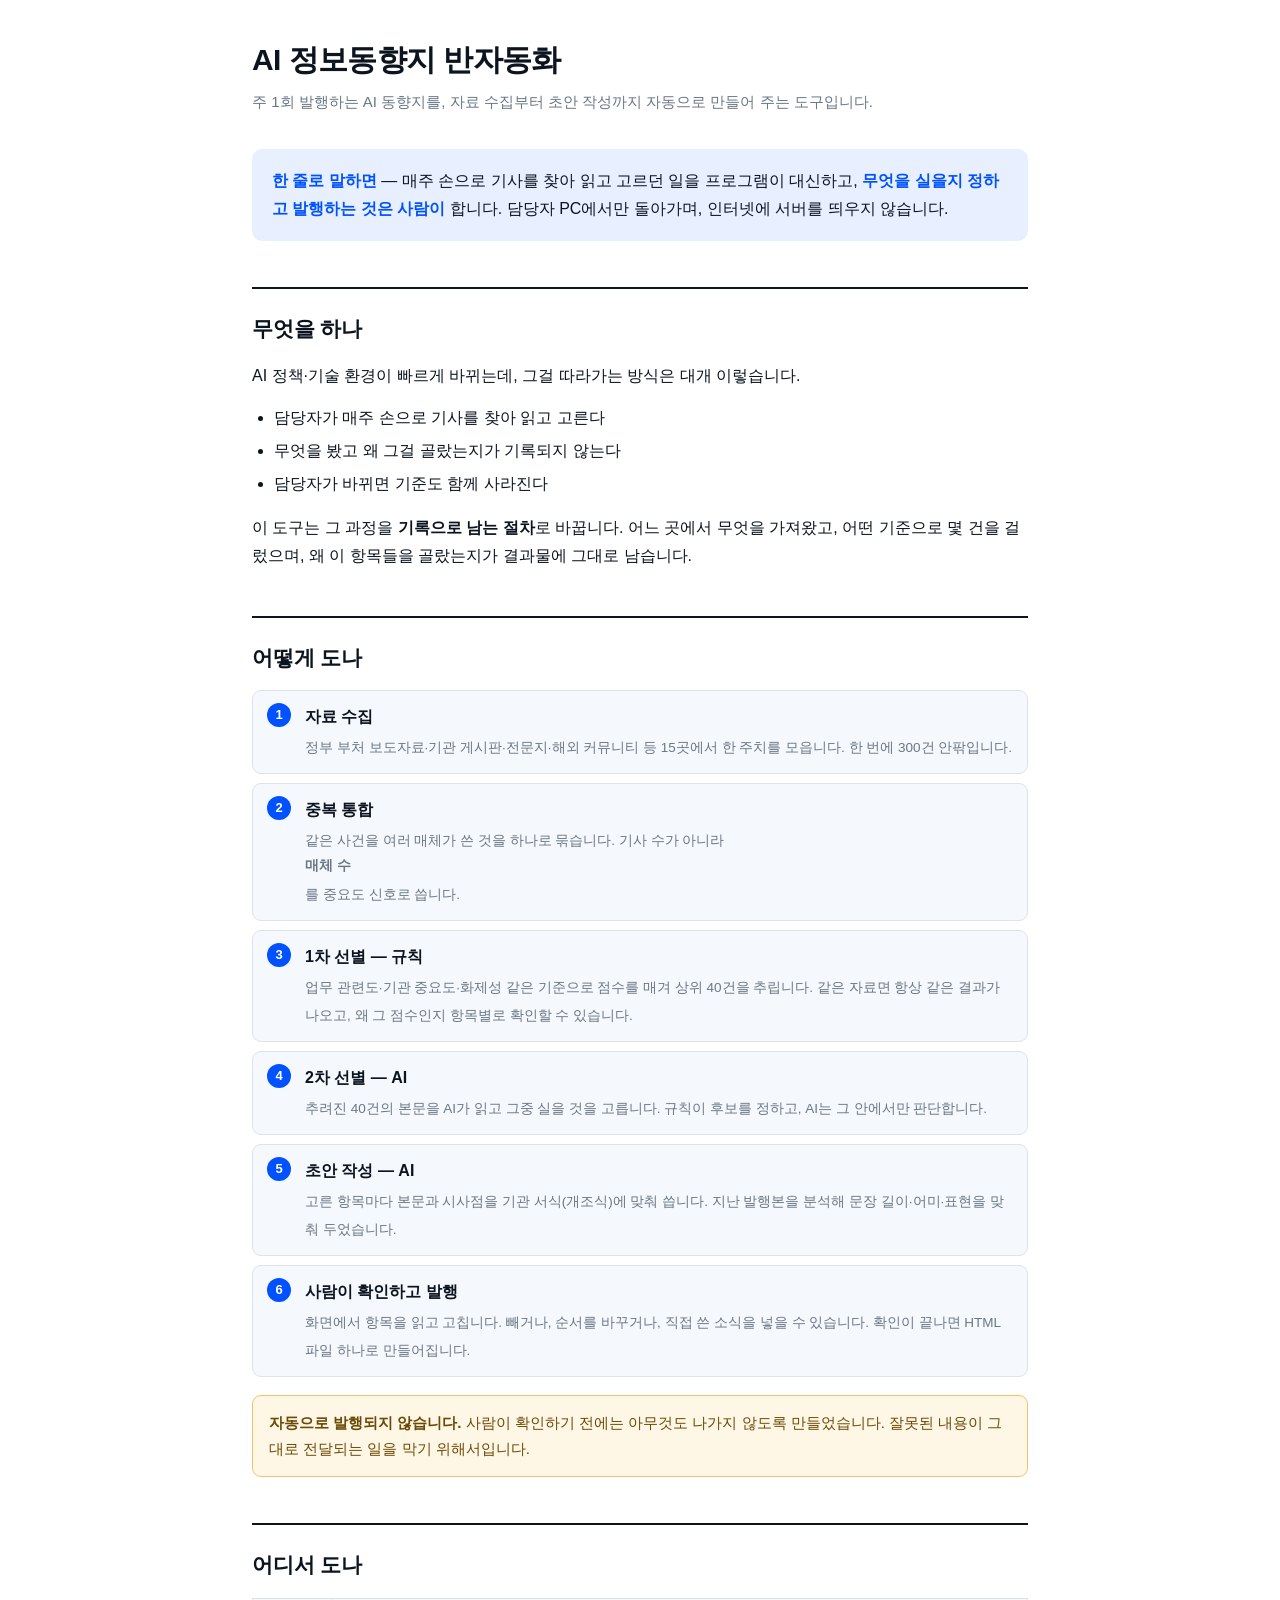
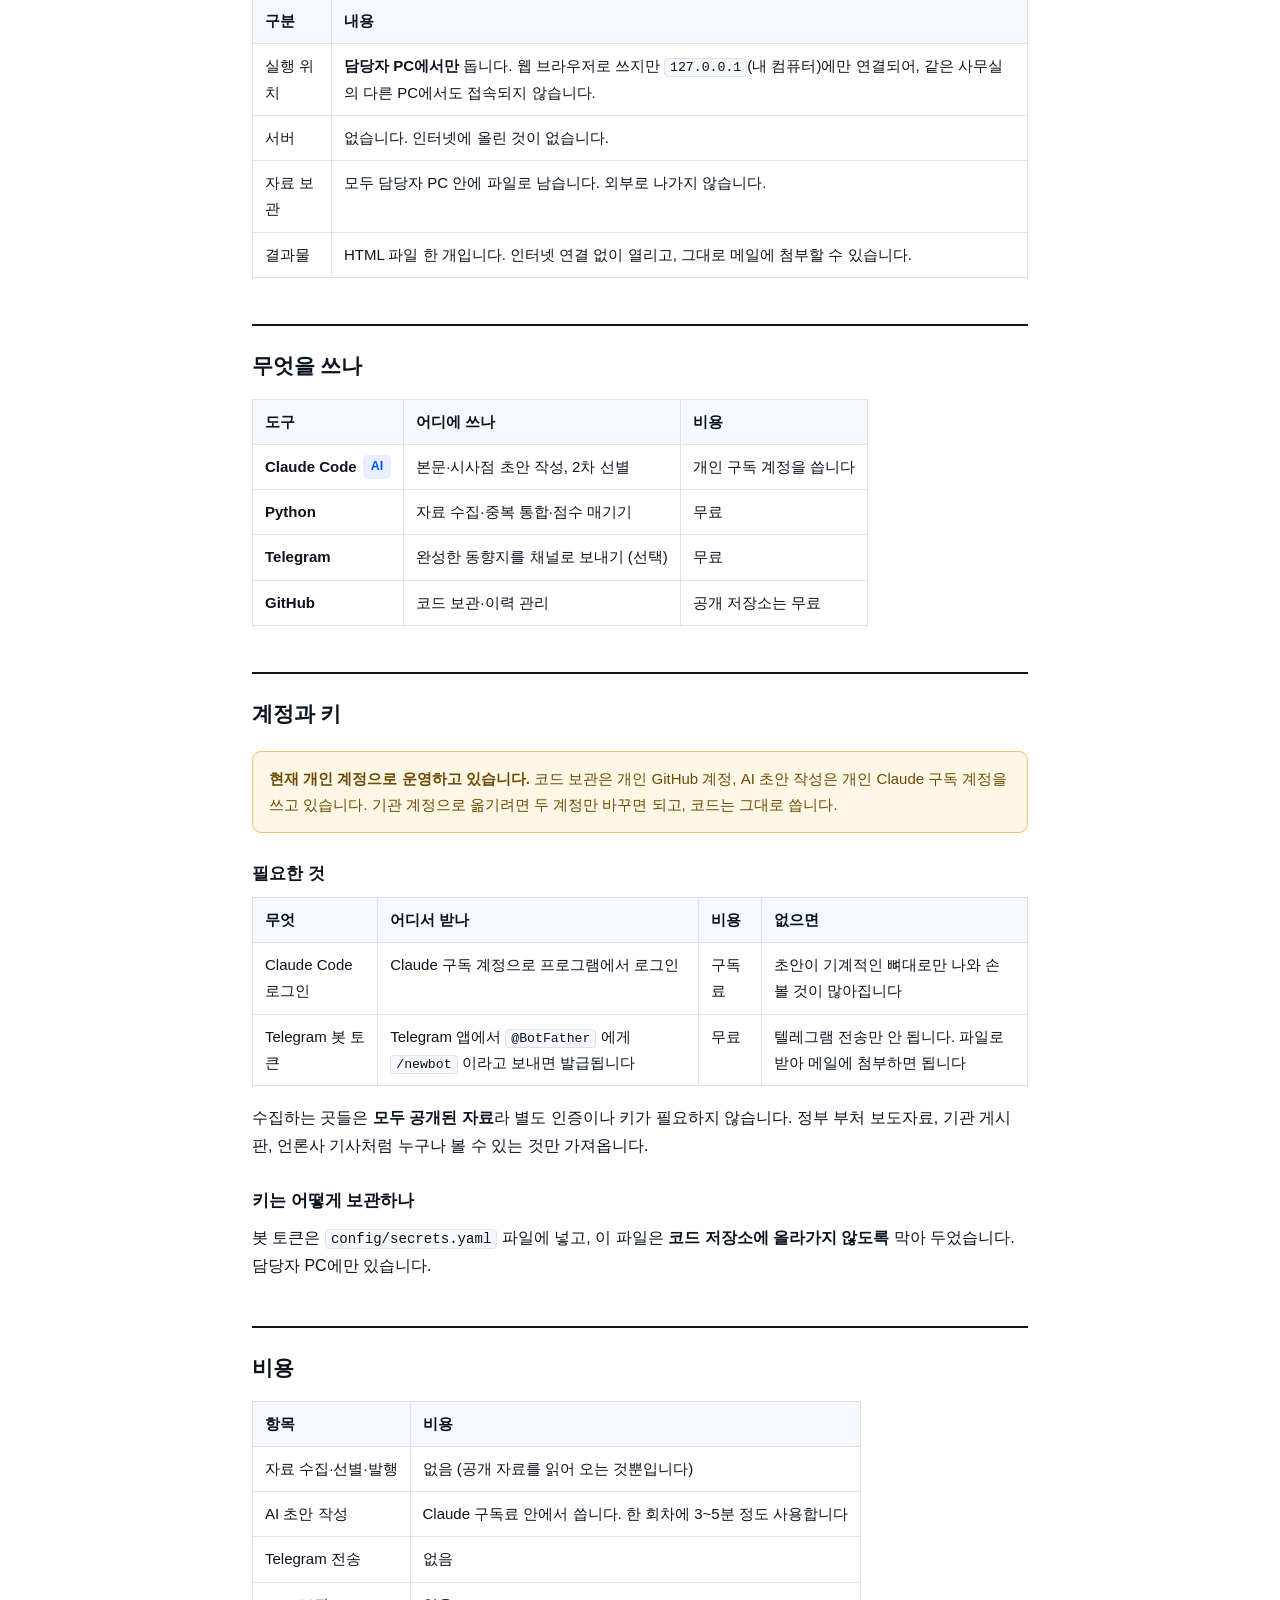
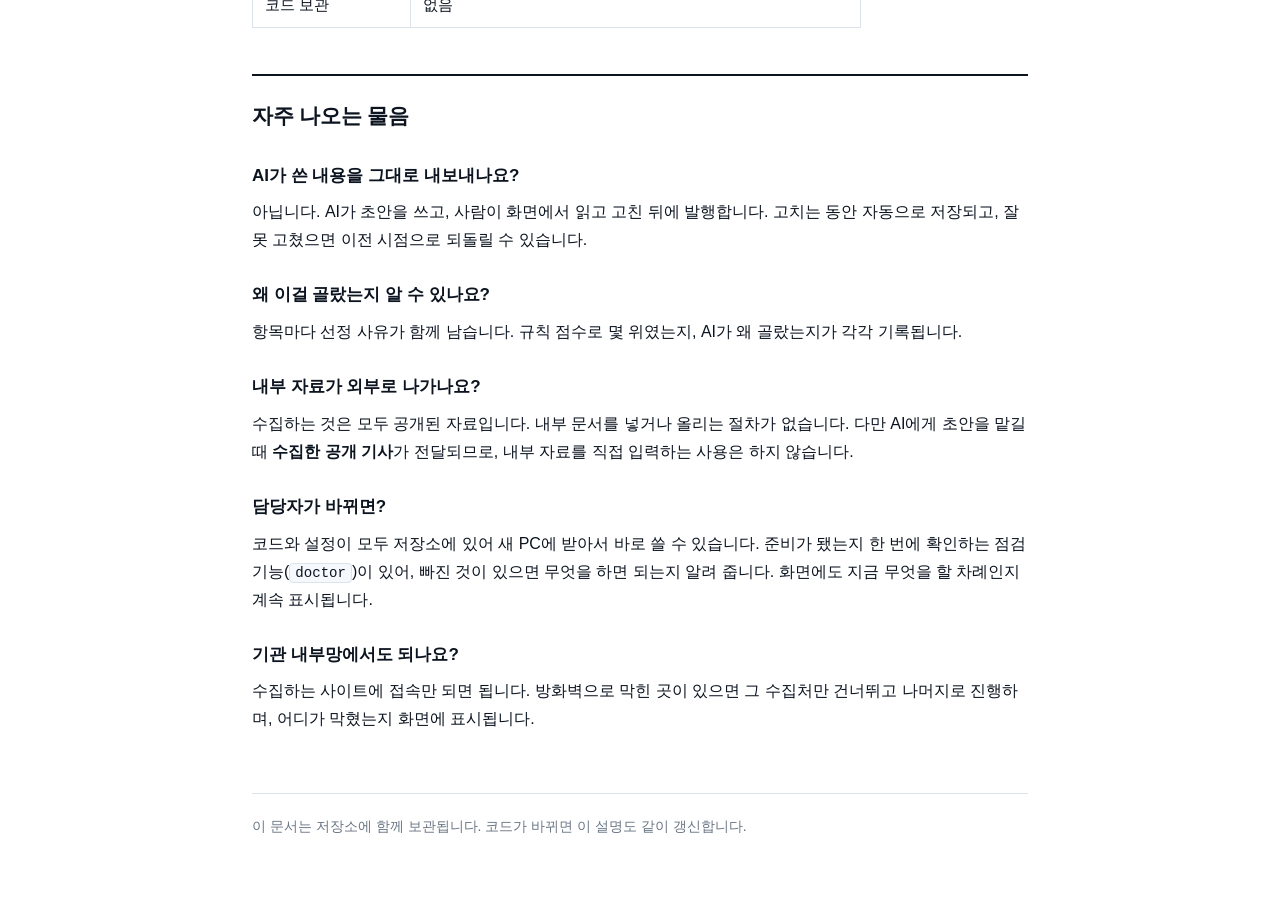
<file: docs/설명자료.html>
<!doctype html>
<html lang="ko">
<head>
<meta charset="utf-8">
<meta name="viewport" content="width=device-width,initial-scale=1">
<title>AI 정보동향지 반자동화 — 설명자료</title>
<link rel="stylesheet" href="_style.css">
</head>
<body>
<div class="wrap">

<h1>AI 정보동향지 반자동화</h1>
<p class="sub">주 1회 발행하는 AI 동향지를, 자료 수집부터 초안 작성까지 자동으로 만들어 주는 도구입니다.</p>

<div class="lead">
  <b>한 줄로 말하면</b> — 매주 손으로 기사를 찾아 읽고 고르던 일을 프로그램이 대신하고,
  <b>무엇을 실을지 정하고 발행하는 것은 사람이</b> 합니다.
  담당자 PC에서만 돌아가며, 인터넷에 서버를 띄우지 않습니다.
</div>

<h2>무엇을 하나</h2>
<p>AI 정책·기술 환경이 빠르게 바뀌는데, 그걸 따라가는 방식은 대개 이렇습니다.</p>
<ul>
  <li>담당자가 매주 손으로 기사를 찾아 읽고 고른다</li>
  <li>무엇을 봤고 왜 그걸 골랐는지가 기록되지 않는다</li>
  <li>담당자가 바뀌면 기준도 함께 사라진다</li>
</ul>
<p>이 도구는 그 과정을 <b>기록으로 남는 절차</b>로 바꿉니다.
어느 곳에서 무엇을 가져왔고, 어떤 기준으로 몇 건을 걸렀으며,
왜 이 항목들을 골랐는지가 결과물에 그대로 남습니다.</p>

<h2>어떻게 도나</h2>
<ol class="flow">
  <li><b>자료 수집</b><small>정부 부처 보도자료·기관 게시판·전문지·해외 커뮤니티 등 15곳에서 한 주치를 모읍니다. 한 번에 300건 안팎입니다.</small></li>
  <li><b>중복 통합</b><small>같은 사건을 여러 매체가 쓴 것을 하나로 묶습니다. 기사 수가 아니라 <b>매체 수</b>를 중요도 신호로 씁니다.</small></li>
  <li><b>1차 선별 — 규칙</b><small>업무 관련도·기관 중요도·화제성 같은 기준으로 점수를 매겨 상위 40건을 추립니다. 같은 자료면 항상 같은 결과가 나오고, 왜 그 점수인지 항목별로 확인할 수 있습니다.</small></li>
  <li><b>2차 선별 — AI</b><small>추려진 40건의 본문을 AI가 읽고 그중 실을 것을 고릅니다. 규칙이 후보를 정하고, AI는 그 안에서만 판단합니다.</small></li>
  <li><b>초안 작성 — AI</b><small>고른 항목마다 본문과 시사점을 기관 서식(개조식)에 맞춰 씁니다. 지난 발행본을 분석해 문장 길이·어미·표현을 맞춰 두었습니다.</small></li>
  <li><b>사람이 확인하고 발행</b><small>화면에서 항목을 읽고 고칩니다. 빼거나, 순서를 바꾸거나, 직접 쓴 소식을 넣을 수 있습니다. 확인이 끝나면 HTML 파일 하나로 만들어집니다.</small></li>
</ol>

<div class="note">
  <b>자동으로 발행되지 않습니다.</b> 사람이 확인하기 전에는 아무것도 나가지 않도록 만들었습니다.
  잘못된 내용이 그대로 전달되는 일을 막기 위해서입니다.
</div>

<h2>어디서 도나</h2>
<table>
  <tr><th>구분</th><th>내용</th></tr>
  <tr><td>실행 위치</td><td><b>담당자 PC에서만</b> 돕니다. 웹 브라우저로 쓰지만 <code>127.0.0.1</code>(내 컴퓨터)에만 연결되어, 같은 사무실의 다른 PC에서도 접속되지 않습니다.</td></tr>
  <tr><td>서버</td><td>없습니다. 인터넷에 올린 것이 없습니다.</td></tr>
  <tr><td>자료 보관</td><td>모두 담당자 PC 안에 파일로 남습니다. 외부로 나가지 않습니다.</td></tr>
  <tr><td>결과물</td><td>HTML 파일 한 개입니다. 인터넷 연결 없이 열리고, 그대로 메일에 첨부할 수 있습니다.</td></tr>
</table>

<h2>무엇을 쓰나</h2>
<table>
  <tr><th>도구</th><th>어디에 쓰나</th><th>비용</th></tr>
  <tr><td><b>Claude Code</b><span class="tag">AI</span></td>
      <td>본문·시사점 초안 작성, 2차 선별</td>
      <td>개인 구독 계정을 씁니다</td></tr>
  <tr><td><b>Python</b></td><td>자료 수집·중복 통합·점수 매기기</td><td>무료</td></tr>
  <tr><td><b>Telegram</b></td><td>완성한 동향지를 채널로 보내기 (선택)</td><td>무료</td></tr>
  <tr><td><b>GitHub</b></td><td>코드 보관·이력 관리</td><td>공개 저장소는 무료</td></tr>
</table>

<h2>계정과 키</h2>
<div class="note">
  <b>현재 개인 계정으로 운영하고 있습니다.</b>
  코드 보관은 개인 GitHub 계정, AI 초안 작성은 개인 Claude 구독 계정을 쓰고 있습니다.
  기관 계정으로 옮기려면 두 계정만 바꾸면 되고, 코드는 그대로 씁니다.
</div>

<h3>필요한 것</h3>
<table>
  <tr><th>무엇</th><th>어디서 받나</th><th>비용</th><th>없으면</th></tr>
  <tr><td>Claude Code 로그인</td>
      <td>Claude 구독 계정으로 프로그램에서 로그인</td>
      <td>구독료</td>
      <td>초안이 기계적인 뼈대로만 나와 손볼 것이 많아집니다</td></tr>
  <tr><td>Telegram 봇 토큰</td>
      <td>Telegram 앱에서 <code>@BotFather</code> 에게 <code>/newbot</code> 이라고 보내면 발급됩니다</td>
      <td>무료</td>
      <td>텔레그램 전송만 안 됩니다. 파일로 받아 메일에 첨부하면 됩니다</td></tr>
</table>
<p>수집하는 곳들은 <b>모두 공개된 자료</b>라 별도 인증이나 키가 필요하지 않습니다.
정부 부처 보도자료, 기관 게시판, 언론사 기사처럼 누구나 볼 수 있는 것만 가져옵니다.</p>

<h3>키는 어떻게 보관하나</h3>
<p>봇 토큰은 <code>config/secrets.yaml</code> 파일에 넣고, 이 파일은 <b>코드 저장소에 올라가지 않도록</b>
막아 두었습니다. 담당자 PC에만 있습니다.</p>

<h2>비용</h2>
<table>
  <tr><th>항목</th><th>비용</th></tr>
  <tr><td>자료 수집·선별·발행</td><td>없음 (공개 자료를 읽어 오는 것뿐입니다)</td></tr>
  <tr><td>AI 초안 작성</td><td>Claude 구독료 안에서 씁니다. 한 회차에 3~5분 정도 사용합니다</td></tr>
  <tr><td>Telegram 전송</td><td>없음</td></tr>
  <tr><td>코드 보관</td><td>없음</td></tr>
</table>

<h2>자주 나오는 물음</h2>

<h3>AI가 쓴 내용을 그대로 내보내나요?</h3>
<p>아닙니다. AI가 초안을 쓰고, 사람이 화면에서 읽고 고친 뒤에 발행합니다.
고치는 동안 자동으로 저장되고, 잘못 고쳤으면 이전 시점으로 되돌릴 수 있습니다.</p>

<h3>왜 이걸 골랐는지 알 수 있나요?</h3>
<p>항목마다 선정 사유가 함께 남습니다.
규칙 점수로 몇 위였는지, AI가 왜 골랐는지가 각각 기록됩니다.</p>

<h3>내부 자료가 외부로 나가나요?</h3>
<p>수집하는 것은 모두 공개된 자료입니다. 내부 문서를 넣거나 올리는 절차가 없습니다.
다만 AI에게 초안을 맡길 때 <b>수집한 공개 기사</b>가 전달되므로, 내부 자료를 직접 입력하는 사용은 하지 않습니다.</p>

<h3>담당자가 바뀌면?</h3>
<p>코드와 설정이 모두 저장소에 있어 새 PC에 받아서 바로 쓸 수 있습니다.
준비가 됐는지 한 번에 확인하는 점검 기능(<code>doctor</code>)이 있어, 빠진 것이 있으면 무엇을 하면 되는지 알려 줍니다.
화면에도 지금 무엇을 할 차례인지 계속 표시됩니다.</p>

<h3>기관 내부망에서도 되나요?</h3>
<p>수집하는 사이트에 접속만 되면 됩니다. 방화벽으로 막힌 곳이 있으면 그 수집처만 건너뛰고 나머지로 진행하며,
어디가 막혔는지 화면에 표시됩니다.</p>

<footer>
  이 문서는 저장소에 함께 보관됩니다. 코드가 바뀌면 이 설명도 같이 갱신합니다.
</footer>

</div>
</body>
</html>
</file>
<file: docs/_style.css>
/* 설명자료 공통 서식 */
:root{
  --ink:#0C1420; --ink2:#33404F; --gray:#6B7785; --line:#DDE3EB;
  --bg:#FFFFFF; --soft:#F5F8FC; --blue:#0051FF; --sky:#E8F0FF;
  --warn-bg:#FFF7E6; --warn-line:#F0C46A; --warn-ink:#6B4A05;
  --ok-bg:#EAF7EE; --ok-line:#8FCFA3; --ok-ink:#1C5B2E;
}
*{box-sizing:border-box}
body{margin:0;background:var(--bg);color:var(--ink);line-height:1.75;
  font-family:-apple-system,BlinkMacSystemFont,'Malgun Gothic','맑은 고딕',sans-serif;
  font-size:16px;-webkit-text-size-adjust:100%}
.wrap{max-width:820px;margin:0 auto;padding:40px 22px 80px}
h1{font-size:30px;line-height:1.35;margin:0 0 8px;letter-spacing:-.02em}
.sub{color:var(--gray);font-size:15px;margin:0 0 34px}
h2{font-size:21px;margin:46px 0 14px;padding-top:22px;border-top:2px solid var(--ink);
  letter-spacing:-.01em}
h3{font-size:17px;margin:26px 0 8px}
p{margin:0 0 14px}
ul,ol{margin:0 0 16px;padding-left:22px}
li{margin:5px 0}
a{color:var(--blue)}
code{background:var(--soft);border:1px solid var(--line);border-radius:4px;
  padding:1px 5px;font-size:.88em;font-family:ui-monospace,SFMono-Regular,Menlo,monospace}
pre{background:var(--soft);border:1px solid var(--line);border-radius:8px;
  padding:14px 16px;overflow-x:auto;font-size:13.5px;line-height:1.6}
pre code{background:none;border:0;padding:0}
table{width:100%;border-collapse:collapse;margin:0 0 18px;font-size:15px;
  display:block;overflow-x:auto}
th,td{border:1px solid var(--line);padding:9px 12px;text-align:left;vertical-align:top}
th{background:var(--soft);font-weight:700;white-space:nowrap}
.lead{background:var(--sky);border-radius:10px;padding:18px 20px;margin:0 0 30px;
  font-size:16px}
.lead b{color:var(--blue)}
.note{background:var(--warn-bg);border:1px solid var(--warn-line);color:var(--warn-ink);
  border-radius:9px;padding:14px 16px;margin:18px 0;font-size:15px}
.ok{background:var(--ok-bg);border:1px solid var(--ok-line);color:var(--ok-ink);
  border-radius:9px;padding:14px 16px;margin:18px 0;font-size:15px}
.flow{list-style:none;padding:0;margin:0 0 18px;counter-reset:s}
.flow li{counter-increment:s;position:relative;padding:12px 14px 12px 52px;
  border:1px solid var(--line);border-radius:9px;margin:0 0 9px;background:var(--soft)}
.flow li::before{content:counter(s);position:absolute;left:14px;top:12px;
  width:24px;height:24px;border-radius:50%;background:var(--blue);color:#fff;
  font-size:13px;font-weight:700;display:flex;align-items:center;justify-content:center}
.flow b{display:block;margin-bottom:2px}
.flow small{color:var(--gray);font-size:13.5px}
.tag{display:inline-block;background:var(--sky);color:var(--blue);border-radius:5px;
  padding:1px 8px;font-size:12.5px;font-weight:700;margin-left:6px;vertical-align:2px}
footer{margin-top:60px;padding-top:20px;border-top:1px solid var(--line);
  color:var(--gray);font-size:14px}
@media(max-width:600px){
  .wrap{padding:26px 16px 60px} h1{font-size:24px} h2{font-size:19px} body{font-size:15.5px}
}
</file>
